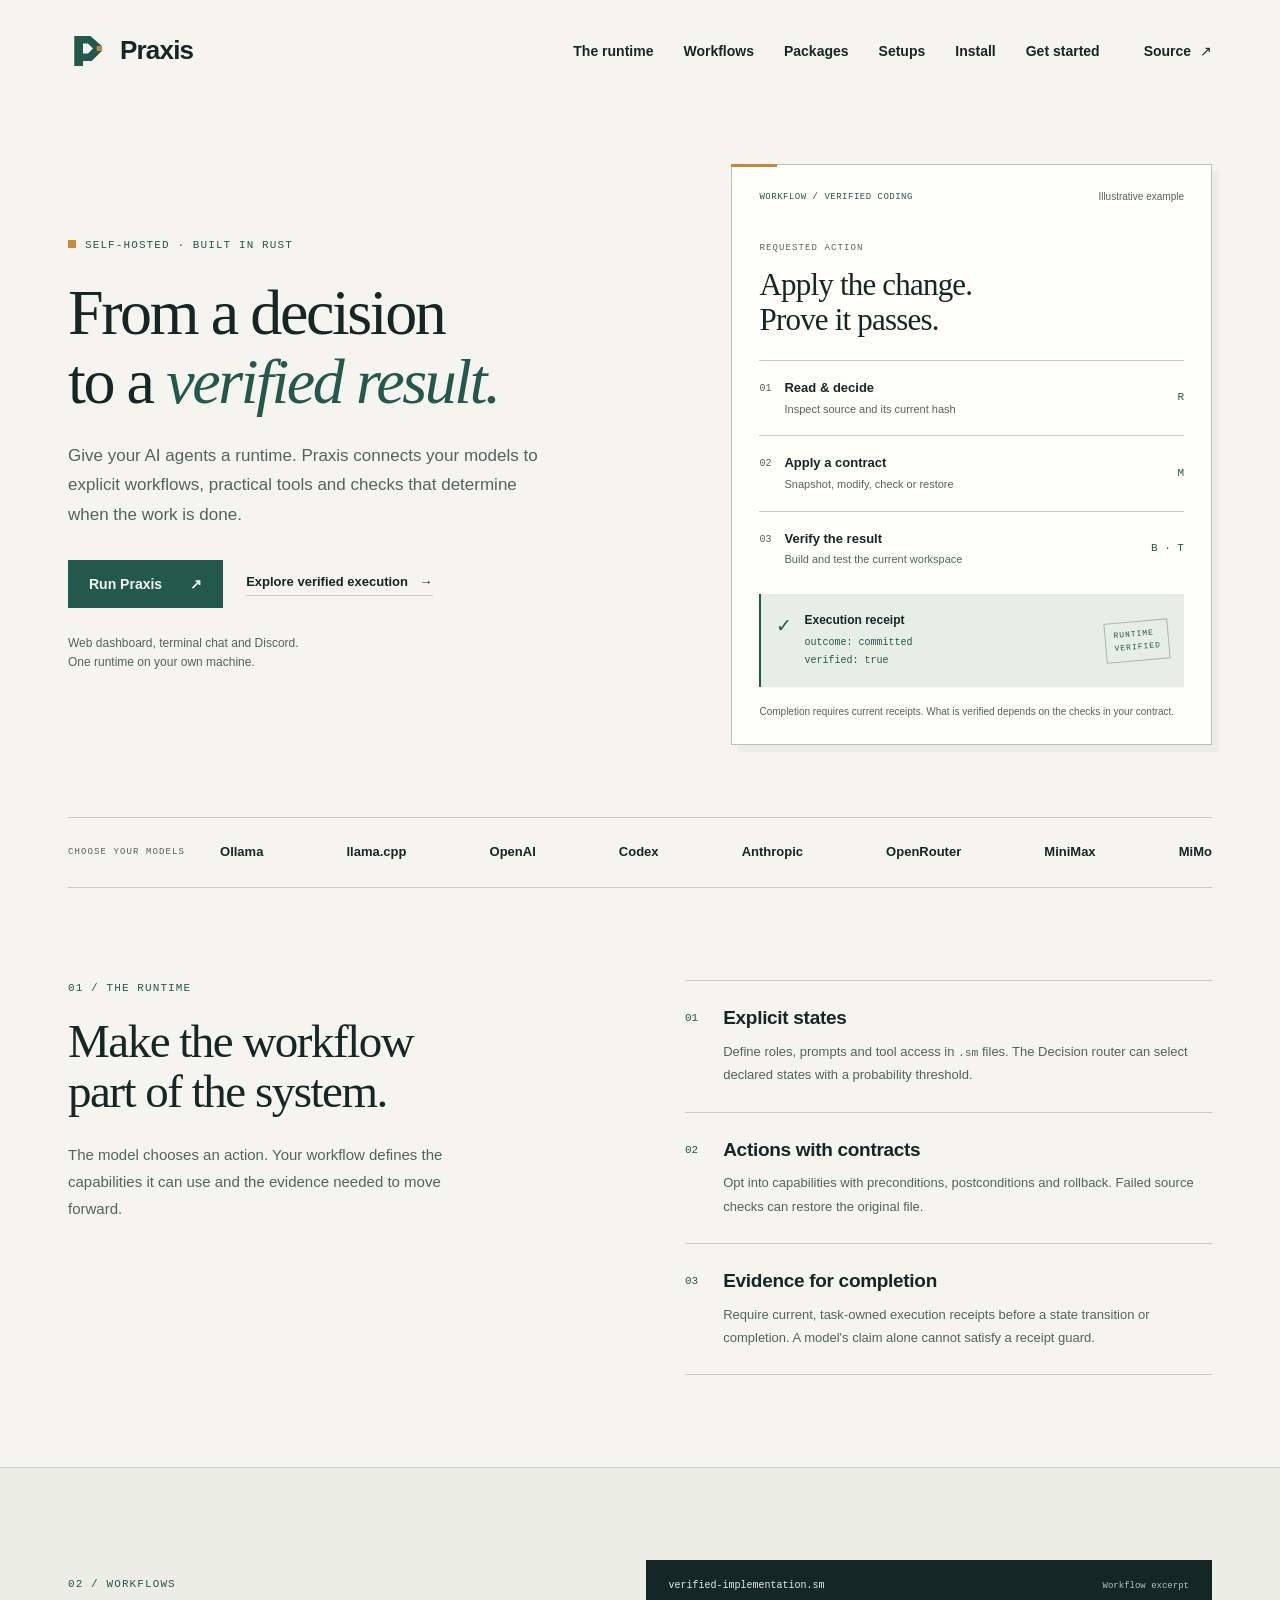
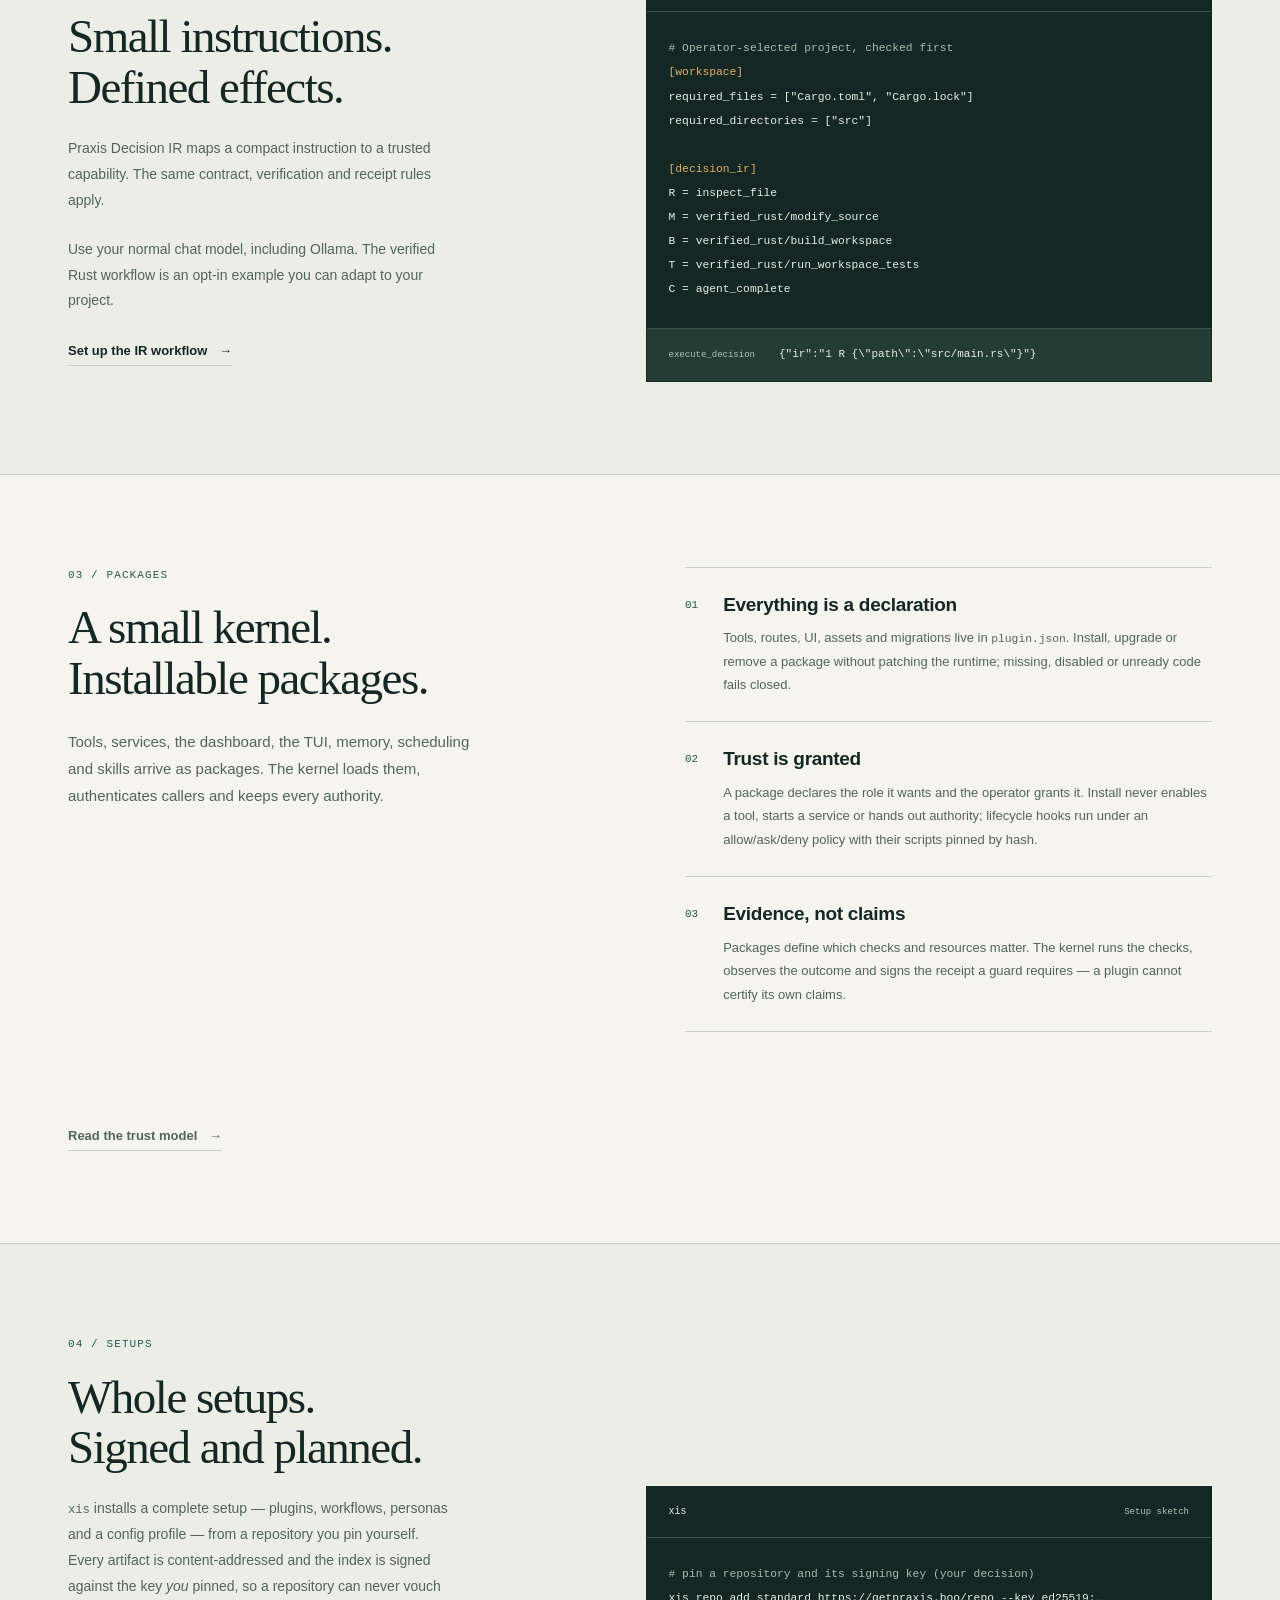
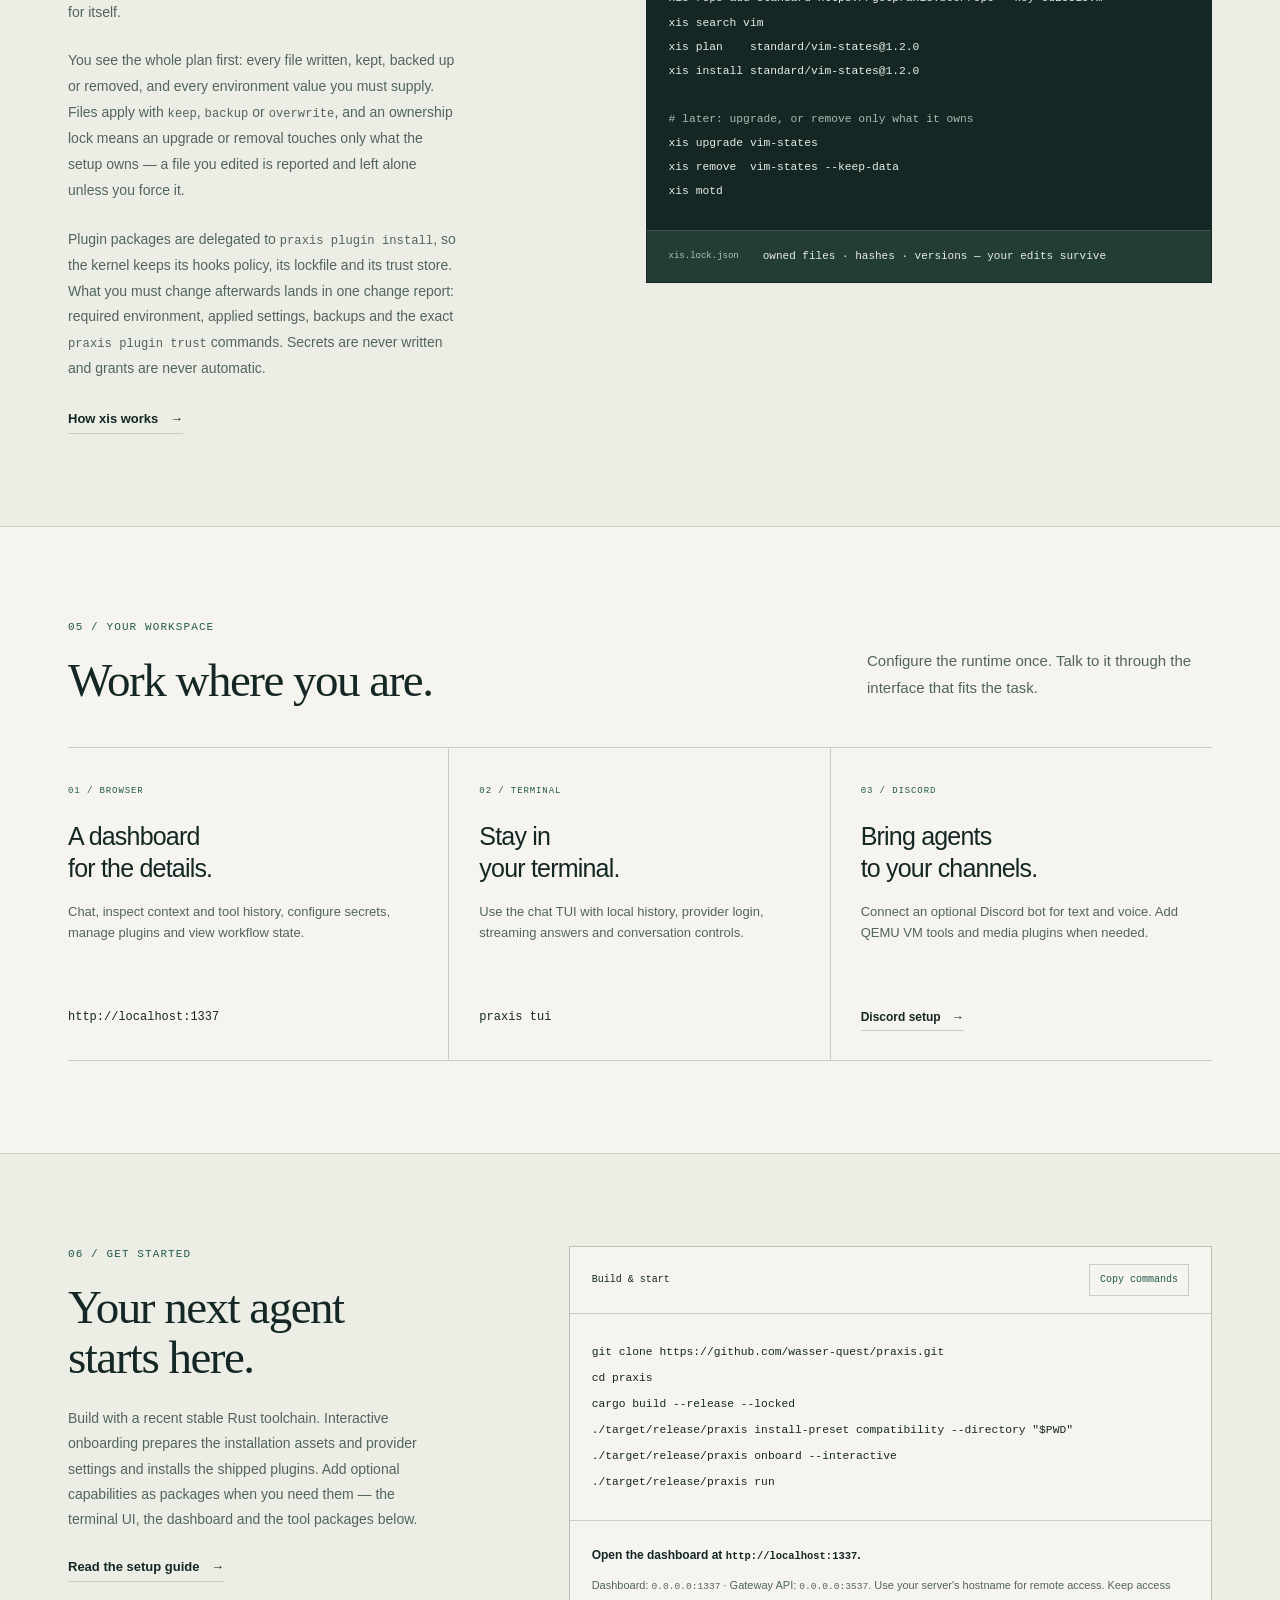
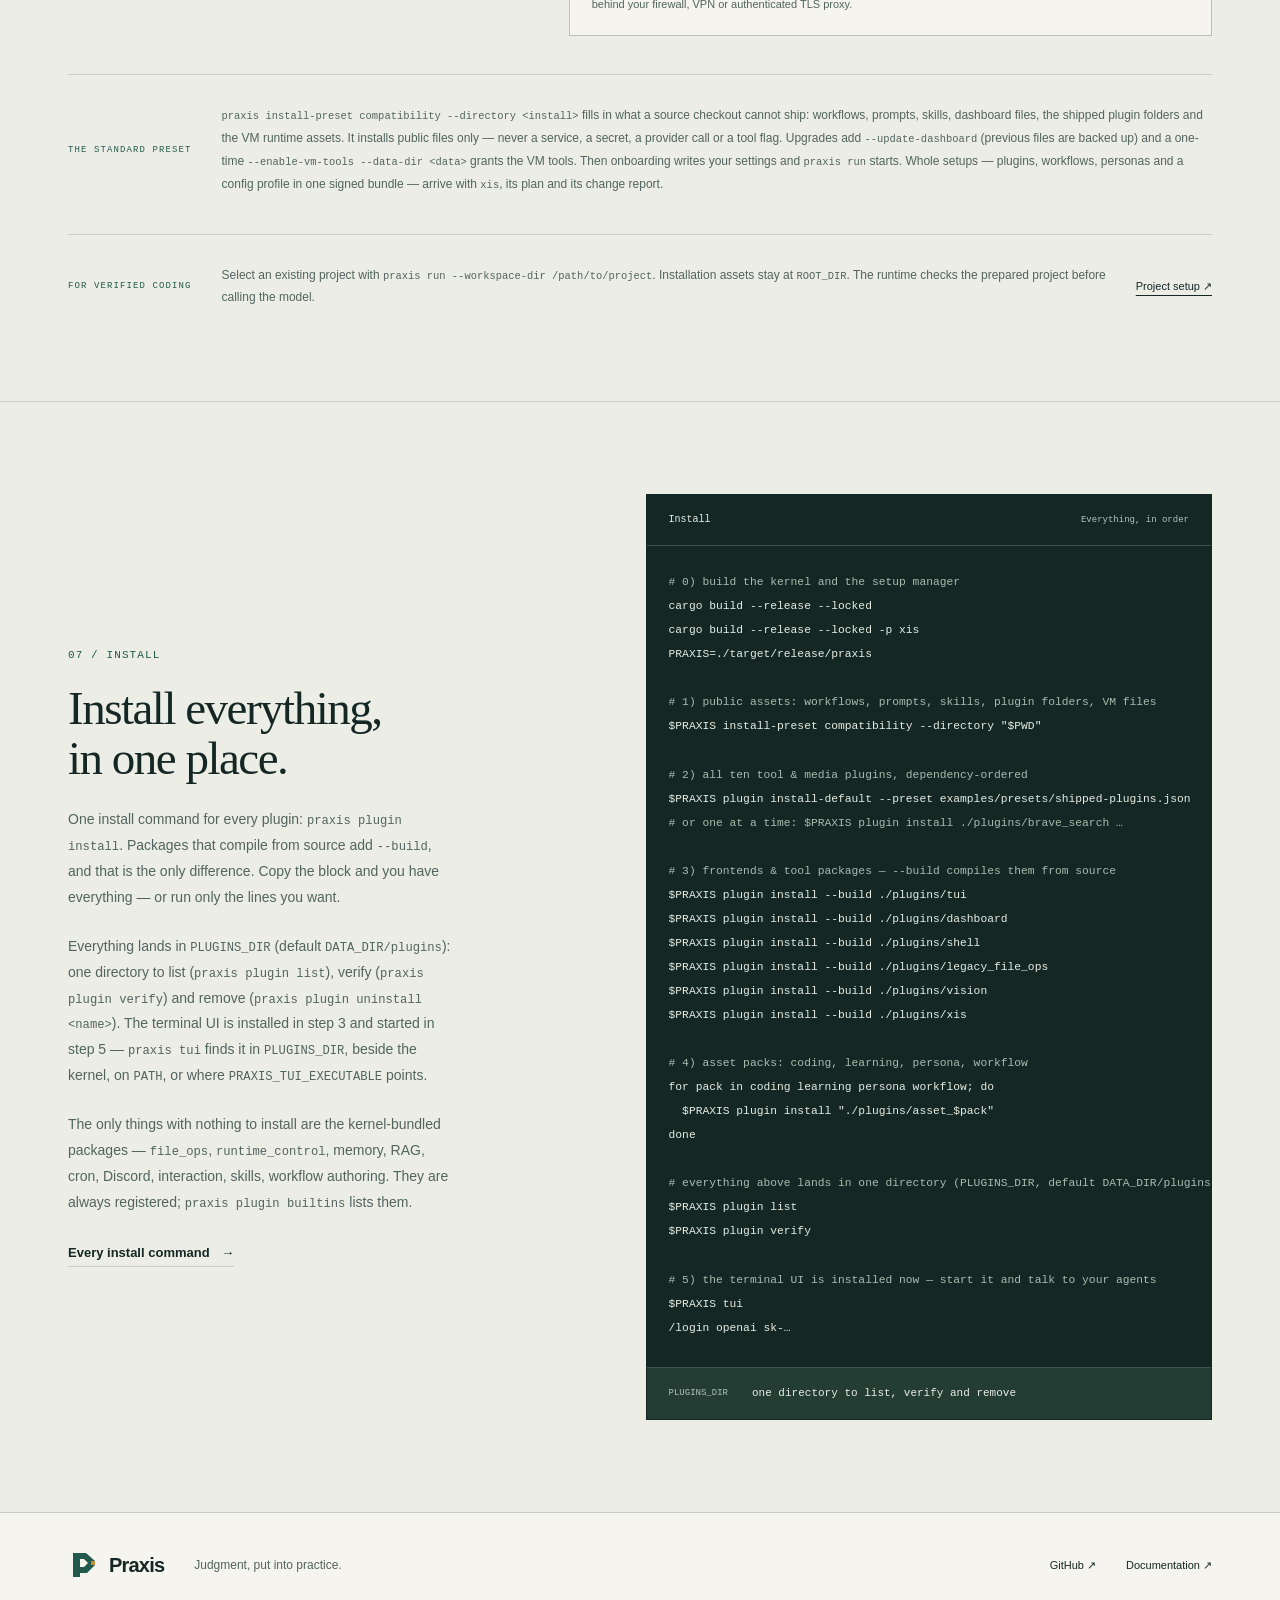
<file: homepage/index.html>
<!DOCTYPE html>
<html lang="en">
<head>
  <meta charset="UTF-8">
  <meta name="viewport" content="width=device-width, initial-scale=1.0">
  <meta name="theme-color" content="#f5f4ee">
  <title>Praxis — A runtime for AI agent workflows</title>
  <meta name="description" content="Run AI agents on your own machine. Define state-machine workflows, connect your models, and verify actions with contracts, rollback and execution receipts.">
  <link rel="canonical" href="https://getpraxis.boo/">
  <meta property="og:type" content="website">
  <meta property="og:site_name" content="Praxis">
  <meta property="og:title" content="Praxis — From a decision to a verified result">
  <meta property="og:description" content="A self-hosted runtime for AI agent workflows, with contracts and execution receipts.">
  <meta property="og:url" content="https://getpraxis.boo/">
  <meta property="og:image" content="https://getpraxis.boo/assets/social-card.png">
  <meta property="og:image:width" content="1200">
  <meta property="og:image:height" content="630">
  <meta property="og:image:alt" content="Praxis: From a decision to a verified result.">
  <meta name="twitter:card" content="summary_large_image">
  <meta name="twitter:title" content="Praxis — A runtime for AI agent workflows">
  <meta name="twitter:description" content="Your models, explicit workflows, verified actions. Run it on your own machine.">
  <meta name="twitter:image" content="https://getpraxis.boo/assets/social-card.png">
  <link rel="icon" href="favicon.ico" sizes="any">
  <link rel="apple-touch-icon" href="assets/apple-touch-icon.png">
  <link rel="stylesheet" href="style.css">
  <script src="main.js" defer></script>
  <script type="application/ld+json">
  {"@context":"https://schema.org","@type":["SoftwareApplication","SoftwareSourceCode"],"name":"Praxis","url":"https://getpraxis.boo/","image":"https://getpraxis.boo/assets/logo.png","applicationCategory":"DeveloperApplication","operatingSystem":"Linux","description":"A self-hosted runtime for AI agent workflows, state machines and verified execution.","codeRepository":"https://github.com/wasser-quest/praxis"}
  </script>
</head>
<body>
  <a class="skip-link" href="#main">Skip to content</a>
  <header class="masthead wrap">
    <a class="wordmark" href="./" aria-label="Praxis home"><img src="assets/logo.svg" width="40" height="40" alt=""><span>Praxis</span></a>
    <button class="menu-toggle" id="menu-toggle" type="button" aria-controls="navigation" aria-expanded="false">Menu <span aria-hidden="true">+</span></button>
    <nav id="navigation" aria-label="Main navigation">
      <a href="#runtime">The runtime</a><a href="#workflow">Workflows</a><a href="#packages">Packages</a><a href="#setups">Setups</a><a href="#install">Install</a><a href="#start">Get started</a>
      <a class="source-link" href="https://github.com/wasser-quest/praxis">Source <span aria-hidden="true">↗</span></a>
    </nav>
  </header>
  <main id="main">
    <section class="hero wrap" aria-labelledby="hero-title">
      <div class="hero-copy">
        <p class="eyebrow"><span class="signal" aria-hidden="true"></span>Self-hosted · Built in Rust</p>
        <h1 id="hero-title">From a decision<br>to a <em>verified result.</em></h1>
        <p class="hero-description">Give your AI agents a runtime. Praxis connects your models to explicit workflows, practical tools and checks that determine when the work is done.</p>
        <div class="actions"><a class="button primary" href="#start">Run Praxis <span aria-hidden="true">↗</span></a><a class="text-link" href="https://github.com/wasser-quest/praxis/blob/main/docs/DECISION_IR.md">Explore verified execution <span aria-hidden="true">→</span></a></div>
        <p class="hero-note">Web dashboard, terminal chat and Discord.<br>One runtime on your own machine.</p>
      </div>
      <div class="execution-sheet" aria-label="Illustration of a configured verified coding workflow">
        <div class="sheet-heading"><span class="eyebrow">Workflow / verified coding</span><span class="example-label">Illustrative example</span></div>
        <div class="sheet-task"><span class="small-label">Requested action</span><h2>Apply the change.<br>Prove it passes.</h2></div>
        <ol class="execution-list">
          <li><span class="step-index">01</span><div><strong>Read &amp; decide</strong><span>Inspect source and its current hash</span></div><code>R</code></li>
          <li><span class="step-index">02</span><div><strong>Apply a contract</strong><span>Snapshot, modify, check or restore</span></div><code>M</code></li>
          <li><span class="step-index">03</span><div><strong>Verify the result</strong><span>Build and test the current workspace</span></div><code>B · T</code></li>
        </ol>
        <div class="receipt"><span class="receipt-icon" aria-hidden="true">✓</span><div><strong>Execution receipt</strong><code>outcome: committed<br>verified: true</code></div><span class="receipt-stamp">Runtime<br>verified</span></div>
        <p class="sheet-footnote">Completion requires current receipts. What is verified depends on the checks in your contract.</p>
      </div>
    </section>
    <section class="model-band wrap" aria-label="Supported model providers">
      <p class="small-label">Choose your models</p>
      <ul><li>Ollama</li><li>llama.cpp</li><li>OpenAI</li><li>Codex</li><li>Anthropic</li><li>OpenRouter</li><li>MiniMax</li><li>MiMo</li></ul>
    </section>
    <section class="runtime-section wrap section" id="runtime" aria-labelledby="runtime-title">
      <div class="section-heading"><p class="eyebrow">01 / The runtime</p><h2 id="runtime-title">Make the workflow<br>part of the system.</h2><p>The model chooses an action. Your workflow defines the capabilities it can use and the evidence needed to move forward.</p></div>
      <div class="principles">
        <article><span class="principle-number">01</span><div><h3>Explicit states</h3><p>Define roles, prompts and tool access in <code>.sm</code> files. The Decision router can select declared states with a probability threshold.</p></div></article>
        <article><span class="principle-number">02</span><div><h3>Actions with contracts</h3><p>Opt into capabilities with preconditions, postconditions and rollback. Failed source checks can restore the original file.</p></div></article>
        <article><span class="principle-number">03</span><div><h3>Evidence for completion</h3><p>Require current, task-owned execution receipts before a state transition or completion. A model's claim alone cannot satisfy a receipt guard.</p></div></article>
      </div>
    </section>
    <section class="workflow-section section" id="workflow" aria-labelledby="workflow-title">
      <div class="wrap workflow-grid">
        <div class="workflow-copy"><p class="eyebrow">02 / Workflows</p><h2 id="workflow-title">Small instructions.<br>Defined effects.</h2><p>Praxis Decision IR maps a compact instruction to a trusted capability. The same contract, verification and receipt rules apply.</p><p>Use your normal chat model, including Ollama. The verified Rust workflow is an opt-in example you can adapt to your project.</p><a class="text-link" href="https://github.com/wasser-quest/praxis/blob/main/docs/DECISION_IR.md">Set up the IR workflow <span aria-hidden="true">→</span></a></div>
        <div class="code-sheet"><div class="code-heading"><span>verified-implementation.sm</span><span>Workflow excerpt</span></div><pre><code><span class="code-muted"># Operator-selected project, checked first</span>
<span class="code-key">[workspace]</span>
required_files = ["Cargo.toml", "Cargo.lock"]
required_directories = ["src"]

<span class="code-key">[decision_ir]</span>
R = inspect_file
M = verified_rust/modify_source
B = verified_rust/build_workspace
T = verified_rust/run_workspace_tests
C = agent_complete</code></pre><div class="instruction"><span>execute_decision</span><code>{"ir":"1 R {\"path\":\"src/main.rs\"}"}</code></div></div>
      </div>
    </section>
    <section class="runtime-section wrap section" id="packages" aria-labelledby="packages-title">
      <div class="section-heading"><p class="eyebrow">03 / Packages</p><h2 id="packages-title">A small kernel.<br>Installable packages.</h2><p>Tools, services, the dashboard, the TUI, memory, scheduling and skills arrive as packages. The kernel loads them, authenticates callers and keeps every authority.</p></div>
      <div class="principles">
        <article><span class="principle-number">01</span><div><h3>Everything is a declaration</h3><p>Tools, routes, UI, assets and migrations live in <code>plugin.json</code>. Install, upgrade or remove a package without patching the runtime; missing, disabled or unready code fails closed.</p></div></article>
        <article><span class="principle-number">02</span><div><h3>Trust is granted</h3><p>A package declares the role it wants and the operator grants it. Install never enables a tool, starts a service or hands out authority; lifecycle hooks run under an allow/ask/deny policy with their scripts pinned by hash.</p></div></article>
        <article><span class="principle-number">03</span><div><h3>Evidence, not claims</h3><p>Packages define which checks and resources matter. The kernel runs the checks, observes the outcome and signs the receipt a guard requires — a plugin cannot certify its own claims.</p></div></article>
      </div>
      <p><a class="text-link" href="https://github.com/wasser-quest/praxis/blob/main/docs/PLUGIN_LIFECYCLE.md">Read the trust model <span aria-hidden="true">→</span></a></p>
    </section>
    <section class="workflow-section section" id="setups" aria-labelledby="setups-title">
      <div class="wrap workflow-grid">
        <div class="workflow-copy"><p class="eyebrow">04 / Setups</p><h2 id="setups-title">Whole setups.<br>Signed and planned.</h2><p><code>xis</code> installs a complete setup — plugins, workflows, personas and a config profile — from a repository you pin yourself. Every artifact is content-addressed and the index is signed against the key <em>you</em> pinned, so a repository can never vouch for itself.</p><p>You see the whole plan first: every file written, kept, backed up or removed, and every environment value you must supply. Files apply with <code>keep</code>, <code>backup</code> or <code>overwrite</code>, and an ownership lock means an upgrade or removal touches only what the setup owns — a file you edited is reported and left alone unless you force it.</p><p>Plugin packages are delegated to <code>praxis plugin install</code>, so the kernel keeps its hooks policy, its lockfile and its trust store. What you must change afterwards lands in one change report: required environment, applied settings, backups and the exact <code>praxis plugin trust</code> commands. Secrets are never written and grants are never automatic.</p><a class="text-link" href="https://github.com/wasser-quest/praxis/blob/main/docs/XIS_PACKAGE_MANAGER.md">How xis works <span aria-hidden="true">→</span></a></div>
        <div class="code-sheet"><div class="code-heading"><span>xis</span><span>Setup sketch</span></div><pre><code><span class="code-muted"># pin a repository and its signing key (your decision)</span>
xis repo add standard https://getpraxis.boo/repo --key ed25519:…
xis search vim
xis plan    standard/vim-states@1.2.0
xis install standard/vim-states@1.2.0

<span class="code-muted"># later: upgrade, or remove only what it owns</span>
xis upgrade vim-states
xis remove  vim-states --keep-data
xis motd</code></pre><div class="instruction"><span>xis.lock.json</span><code>owned files · hashes · versions — your edits survive</code></div></div>
      </div>
    </section>
    <section class="interfaces-section wrap section" aria-labelledby="interfaces-title">
      <div class="section-heading horizontal"><div><p class="eyebrow">05 / Your workspace</p><h2 id="interfaces-title">Work where you are.</h2></div><p>Configure the runtime once. Talk to it through the interface that fits the task.</p></div>
      <div class="interfaces">
        <article><span class="interface-tag">01 / Browser</span><h3>A dashboard<br>for the details.</h3><p>Chat, inspect context and tool history, configure secrets, manage plugins and view workflow state.</p><code class="interface-address">http://localhost:1337</code></article>
        <article><span class="interface-tag">02 / Terminal</span><h3>Stay in<br>your terminal.</h3><p>Use the chat TUI with local history, provider login, streaming answers and conversation controls.</p><code class="interface-address">praxis tui</code></article>
        <article><span class="interface-tag">03 / Discord</span><h3>Bring agents<br>to your channels.</h3><p>Connect an optional Discord bot for text and voice. Add QEMU VM tools and media plugins when needed.</p><a class="text-link" href="https://github.com/wasser-quest/praxis#discord-bot">Discord setup <span aria-hidden="true">→</span></a></article>
      </div>
    </section>
    <section class="start-section section" id="start" aria-labelledby="start-title">
      <div class="wrap start-grid">
        <div><p class="eyebrow">06 / Get started</p><h2 id="start-title">Your next agent<br>starts here.</h2><p>Build with a recent stable Rust toolchain. Interactive onboarding prepares the installation assets and provider settings and installs the shipped plugins. Add optional capabilities as packages when you need them &mdash; the terminal UI, the dashboard and the tool packages below.</p><a class="text-link" href="https://github.com/wasser-quest/praxis#quick-start">Read the setup guide <span aria-hidden="true">→</span></a></div>
        <div class="setup-sheet"><div class="code-heading"><span>Build &amp; start</span><button class="copy-button" type="button" data-copy-target="setup-commands" aria-label="Copy setup commands">Copy commands</button></div><pre><code id="setup-commands">git clone https://github.com/wasser-quest/praxis.git
cd praxis
cargo build --release --locked
./target/release/praxis install-preset compatibility --directory "$PWD"
./target/release/praxis onboard --interactive
./target/release/praxis run</code></pre><div class="setup-note"><strong>Open the dashboard at <code>http://localhost:1337</code>.</strong><p>Dashboard: <code>0.0.0.0:1337</code> · Gateway API: <code>0.0.0.0:3537</code>. Use your server's hostname for remote access. Keep access behind your firewall, VPN or authenticated TLS proxy.</p></div></div>
      </div>
      <div class="wrap workspace-note"><span class="small-label">The standard preset</span><p><code>praxis install-preset compatibility --directory &lt;install&gt;</code> fills in what a source checkout cannot ship: workflows, prompts, skills, dashboard files, the shipped plugin folders and the VM runtime assets. It installs public files only &mdash; never a service, a secret, a provider call or a tool flag. Upgrades add <code>--update-dashboard</code> (previous files are backed up) and a one-time <code>--enable-vm-tools --data-dir &lt;data&gt;</code> grants the VM tools. Then onboarding writes your settings and <code>praxis run</code> starts. Whole setups &mdash; plugins, workflows, personas and a config profile in one signed bundle &mdash; arrive with <code>xis</code>, its plan and its change report.</p></div>
      <div class="wrap workspace-note"><span class="small-label">For verified coding</span><p>Select an existing project with <code>praxis run --workspace-dir /path/to/project</code>. Installation assets stay at <code>ROOT_DIR</code>. The runtime checks the prepared project before calling the model.</p><a href="https://github.com/wasser-quest/praxis/blob/main/docs/DECISION_IR.md">Project setup <span aria-hidden="true">↗</span></a></div>
    </section>
    <section class="workflow-section section" id="install" aria-labelledby="install-title">
      <div class="wrap workflow-grid">
        <div class="workflow-copy"><p class="eyebrow">07 / Install</p><h2 id="install-title">Install everything,<br>in one place.</h2><p>One install command for every plugin: <code>praxis plugin install</code>. Packages that compile from source add <code>--build</code>, and that is the only difference. Copy the block and you have everything &mdash; or run only the lines you want.</p><p>Everything lands in <code>PLUGINS_DIR</code> (default <code>DATA_DIR/plugins</code>): one directory to list (<code>praxis plugin list</code>), verify (<code>praxis plugin verify</code>) and remove (<code>praxis plugin uninstall &lt;name&gt;</code>). The terminal UI is installed in step 3 and started in step 5 &mdash; <code>praxis tui</code> finds it in <code>PLUGINS_DIR</code>, beside the kernel, on <code>PATH</code>, or where <code>PRAXIS_TUI_EXECUTABLE</code> points.</p><p>The only things with nothing to install are the kernel-bundled packages &mdash; <code>file_ops</code>, <code>runtime_control</code>, memory, RAG, cron, Discord, interaction, skills, workflow authoring. They are always registered; <code>praxis plugin builtins</code> lists them.</p><a class="text-link" href="https://github.com/wasser-quest/praxis/blob/main/docs/INSTALLATION_PRESETS.md">Every install command <span aria-hidden="true">→</span></a></div>
        <div class="code-sheet"><div class="code-heading"><span>Install</span><span>Everything, in order</span></div><pre><code><span class="code-muted"># 0) build the kernel and the setup manager</span>
cargo build --release --locked
cargo build --release --locked -p xis
PRAXIS=./target/release/praxis

<span class="code-muted"># 1) public assets: workflows, prompts, skills, plugin folders, VM files</span>
$PRAXIS install-preset compatibility --directory "$PWD"

<span class="code-muted"># 2) all ten tool &amp; media plugins, dependency-ordered</span>
$PRAXIS plugin install-default --preset examples/presets/shipped-plugins.json
<span class="code-muted"># or one at a time: $PRAXIS plugin install ./plugins/brave_search …</span>

<span class="code-muted"># 3) frontends &amp; tool packages — --build compiles them from source</span>
$PRAXIS plugin install --build ./plugins/tui
$PRAXIS plugin install --build ./plugins/dashboard
$PRAXIS plugin install --build ./plugins/shell
$PRAXIS plugin install --build ./plugins/legacy_file_ops
$PRAXIS plugin install --build ./plugins/vision
$PRAXIS plugin install --build ./plugins/xis

<span class="code-muted"># 4) asset packs: coding, learning, persona, workflow</span>
for pack in coding learning persona workflow; do
  $PRAXIS plugin install "./plugins/asset_$pack"
done

<span class="code-muted"># everything above lands in one directory (PLUGINS_DIR, default DATA_DIR/plugins)</span>
$PRAXIS plugin list
$PRAXIS plugin verify

<span class="code-muted"># 5) the terminal UI is installed now — start it and talk to your agents</span>
$PRAXIS tui
/login openai sk-…</code></pre><div class="instruction"><span>PLUGINS_DIR</span><code>one directory to list, verify and remove</code></div></div>
      </div>
    </section>
  </main>
  <footer class="wrap footer"><a class="wordmark" href="./" aria-label="Praxis home"><img src="assets/logo.svg" width="32" height="32" alt=""><span>Praxis</span></a><p>Judgment, put into practice.</p><a href="https://github.com/wasser-quest/praxis">GitHub <span aria-hidden="true">↗</span></a><a href="https://github.com/wasser-quest/praxis/blob/main/README.md">Documentation <span aria-hidden="true">↗</span></a></footer>
  <p class="sr-only" id="copy-status" role="status" aria-live="polite"></p>
</body>
</html>
</file>
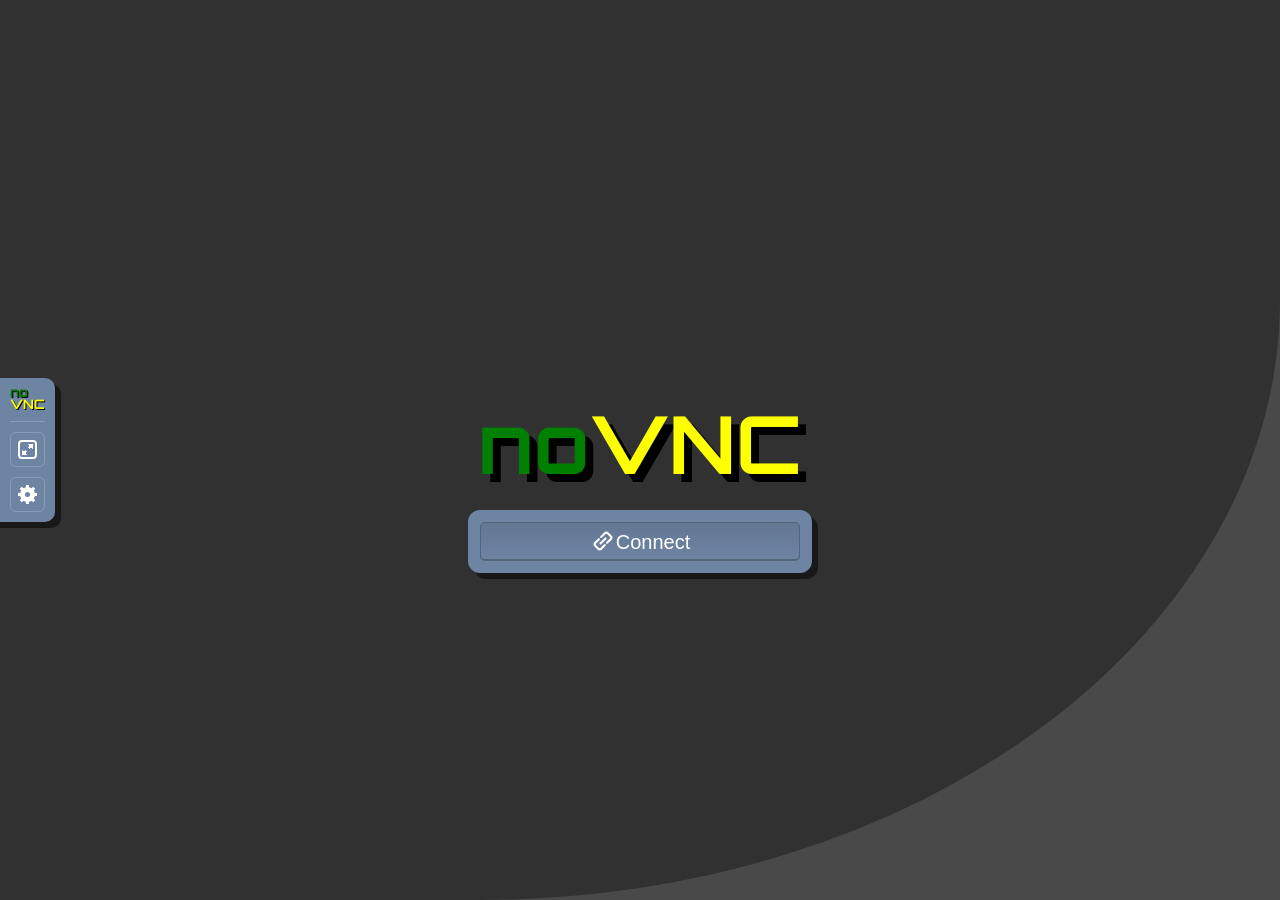
<file: static/novnc/vnc.html>
<!DOCTYPE html>
<html lang="en" class="noVNC_loading">
<head>

    <!--
    noVNC example: simple example using default UI
    Copyright (C) 2019 The noVNC Authors
    noVNC is licensed under the MPL 2.0 (see LICENSE.txt)
    This file is licensed under the 2-Clause BSD license (see LICENSE.txt).

    Connect parameters are provided in query string:
        http://example.com/?host=HOST&port=PORT&encrypt=1
    or the fragment:
        http://example.com/#host=HOST&port=PORT&encrypt=1
    -->
    <title>noVNC</title>

    <link rel="icon" type="image/x-icon" href="app/images/icons/novnc.ico">

    <!-- Apple iOS Safari settings -->
    <meta name="viewport" content="width=device-width, initial-scale=1.0, maximum-scale=1.0, user-scalable=no">
    <meta name="apple-mobile-web-app-capable" content="yes">
    <meta name="apple-mobile-web-app-status-bar-style" content="black-translucent">

    <!-- @2x -->
    <link rel="apple-touch-icon" sizes="40x40" type="image/png" href="app/images/icons/novnc-ios-40.png">
    <link rel="apple-touch-icon" sizes="58x58" type="image/png" href="app/images/icons/novnc-ios-58.png">
    <link rel="apple-touch-icon" sizes="80x80" type="image/png" href="app/images/icons/novnc-ios-80.png">
    <link rel="apple-touch-icon" sizes="120x120" type="image/png" href="app/images/icons/novnc-ios-120.png">
    <link rel="apple-touch-icon" sizes="152x152" type="image/png" href="app/images/icons/novnc-ios-152.png">
    <link rel="apple-touch-icon" sizes="167x167" type="image/png" href="app/images/icons/novnc-ios-167.png">
    <!-- @3x -->
    <link rel="apple-touch-icon" sizes="60x60" type="image/png" href="app/images/icons/novnc-ios-60.png">
    <link rel="apple-touch-icon" sizes="87x87" type="image/png" href="app/images/icons/novnc-ios-87.png">
    <link rel="apple-touch-icon" sizes="120x120" type="image/png" href="app/images/icons/novnc-ios-120.png">
    <link rel="apple-touch-icon" sizes="180x180" type="image/png" href="app/images/icons/novnc-ios-180.png">

    <!-- Stylesheets -->
    <link rel="stylesheet" href="app/styles/base.css">
    <link rel="stylesheet" href="app/styles/input.css">

    <!-- Images that will later appear via CSS -->
    <link rel="preload" as="image" href="app/images/info.svg">
    <link rel="preload" as="image" href="app/images/error.svg">
    <link rel="preload" as="image" href="app/images/warning.svg">

    <script type="module" crossorigin="anonymous" src="app/error-handler.js"></script>
    <script type="module" crossorigin="anonymous" src="app/ui.js"></script>
</head>

<body>

    <div id="noVNC_fallback_error" class="noVNC_center">
        <div>
            <div>noVNC encountered an error:</div>
            <br>
            <div id="noVNC_fallback_errormsg"></div>
        </div>
    </div>

    <!-- noVNC Control Bar -->
    <div id="noVNC_control_bar_anchor" class="noVNC_vcenter">

        <div id="noVNC_control_bar">
            <div id="noVNC_control_bar_handle" title="Hide/Show the control bar"><div></div></div>

            <div class="noVNC_scroll">

            <h1 class="noVNC_logo" translate="no"><span>no</span><br>VNC</h1>

            <hr>

            <!-- Drag/Pan the viewport -->
            <input type="image" alt="Drag" src="app/images/drag.svg"
                id="noVNC_view_drag_button" class="noVNC_button noVNC_hidden"
                title="Move/Drag Viewport">

            <!--noVNC Touch Device only buttons-->
            <div id="noVNC_mobile_buttons">
                <input type="image" alt="Keyboard" src="app/images/keyboard.svg"
                    id="noVNC_keyboard_button" class="noVNC_button" title="Show Keyboard">
            </div>

            <!-- Extra manual keys -->
            <input type="image" alt="Extra keys" src="app/images/toggleextrakeys.svg"
                id="noVNC_toggle_extra_keys_button" class="noVNC_button"
                title="Show Extra Keys">
            <div class="noVNC_vcenter">
            <div id="noVNC_modifiers" class="noVNC_panel">
                <input type="image" alt="Ctrl" src="app/images/ctrl.svg"
                    id="noVNC_toggle_ctrl_button" class="noVNC_button"
                    title="Toggle Ctrl">
                <input type="image" alt="Alt" src="app/images/alt.svg"
                    id="noVNC_toggle_alt_button" class="noVNC_button"
                    title="Toggle Alt">
                <input type="image" alt="Windows" src="app/images/windows.svg"
                    id="noVNC_toggle_windows_button" class="noVNC_button"
                    title="Toggle Windows">
                <input type="image" alt="Tab" src="app/images/tab.svg"
                    id="noVNC_send_tab_button" class="noVNC_button"
                    title="Send Tab">
                <input type="image" alt="Esc" src="app/images/esc.svg"
                    id="noVNC_send_esc_button" class="noVNC_button"
                    title="Send Escape">
                <input type="image" alt="Ctrl+Alt+Del" src="app/images/ctrlaltdel.svg"
                    id="noVNC_send_ctrl_alt_del_button" class="noVNC_button"
                    title="Send Ctrl-Alt-Del">
            </div>
            </div>

            <!-- Shutdown/Reboot -->
            <input type="image" alt="Shutdown/Reboot" src="app/images/power.svg"
                id="noVNC_power_button" class="noVNC_button"
                title="Shutdown/Reboot...">
            <div class="noVNC_vcenter">
            <div id="noVNC_power" class="noVNC_panel">
                <div class="noVNC_heading">
                    <img alt="" src="app/images/power.svg"> Power
                </div>
                <input type="button" id="noVNC_shutdown_button" value="Shutdown">
                <input type="button" id="noVNC_reboot_button" value="Reboot">
                <input type="button" id="noVNC_reset_button" value="Reset">
            </div>
            </div>

            <!-- Clipboard -->
            <input type="image" alt="Clipboard" src="app/images/clipboard.svg"
                id="noVNC_clipboard_button" class="noVNC_button"
                title="Clipboard">
            <div class="noVNC_vcenter">
            <div id="noVNC_clipboard" class="noVNC_panel">
                <div class="noVNC_heading">
                    <img alt="" src="app/images/clipboard.svg"> Clipboard
                </div>
                <p class="noVNC_subheading">
                    Edit clipboard content in the textarea below.
                </p>
                <textarea id="noVNC_clipboard_text" rows=5></textarea>
            </div>
            </div>

            <!-- Toggle fullscreen -->
            <input type="image" alt="Full Screen" src="app/images/fullscreen.svg"
                id="noVNC_fullscreen_button" class="noVNC_button noVNC_hidden"
                title="Full Screen">

            <!-- Settings -->
            <input type="image" alt="Settings" src="app/images/settings.svg"
                id="noVNC_settings_button" class="noVNC_button"
                title="Settings">
            <div class="noVNC_vcenter">
            <div id="noVNC_settings" class="noVNC_panel">
                <div class="noVNC_heading">
                    <img alt="" src="app/images/settings.svg"> Settings
                </div>
                <ul>
                    <li>
                        <label><input id="noVNC_setting_shared" type="checkbox"> Shared Mode</label>
                    </li>
                    <li>
                        <label><input id="noVNC_setting_view_only" type="checkbox"> View Only</label>
                    </li>
                    <li><hr></li>
                    <li>
                        <label><input id="noVNC_setting_view_clip" type="checkbox"> Clip to Window</label>
                    </li>
                    <li>
                        <label for="noVNC_setting_resize">Scaling Mode:</label>
                        <select id="noVNC_setting_resize" name="vncResize">
                            <option value="off">None</option>
                            <option value="scale">Local Scaling</option>
                            <option value="remote">Remote Resizing</option>
                        </select>
                    </li>
                    <li><hr></li>
                    <li>
                        <div class="noVNC_expander">Advanced</div>
                        <div><ul>
                            <li>
                                <label for="noVNC_setting_quality">Quality:</label>
                                <input id="noVNC_setting_quality" type="range" min="0" max="9" value="6">
                            </li>
                            <li>
                                <label for="noVNC_setting_compression">Compression level:</label>
                                <input id="noVNC_setting_compression" type="range" min="0" max="9" value="2">
                            </li>
                            <li><hr></li>
                            <li>
                                <label for="noVNC_setting_repeaterID">Repeater ID:</label>
                                <input id="noVNC_setting_repeaterID" type="text" value="">
                            </li>
                            <li>
                                <div class="noVNC_expander">WebSocket</div>
                                <div><ul>
                                    <li>
                                        <label><input id="noVNC_setting_encrypt" type="checkbox"> Encrypt</label>
                                    </li>
                                    <li>
                                        <label for="noVNC_setting_host">Host:</label>
                                        <input id="noVNC_setting_host">
                                    </li>
                                    <li>
                                        <label for="noVNC_setting_port">Port:</label>
                                        <input id="noVNC_setting_port" type="number">
                                    </li>
                                    <li>
                                        <label for="noVNC_setting_path">Path:</label>
                                        <input id="noVNC_setting_path" type="text" value="websockify">
                                    </li>
                                </ul></div>
                            </li>
                            <li><hr></li>
                            <li>
                                <label><input id="noVNC_setting_reconnect" type="checkbox"> Automatic Reconnect</label>
                            </li>
                            <li>
                                <label for="noVNC_setting_reconnect_delay">Reconnect Delay (ms):</label>
                                <input id="noVNC_setting_reconnect_delay" type="number">
                            </li>
                            <li><hr></li>
                            <li>
                                <label><input id="noVNC_setting_show_dot" type="checkbox"> Show Dot when No Cursor</label>
                            </li>
                            <li><hr></li>
                            <!-- Logging selection dropdown -->
                            <li>
                                <label>Logging:
                                    <select id="noVNC_setting_logging" name="vncLogging">
                                    </select>
                                </label>
                            </li>
                        </ul></div>
                    </li>
                    <li class="noVNC_version_separator"><hr></li>
                    <li class="noVNC_version_wrapper">
                        <span>Version:</span>
                        <span class="noVNC_version"></span>
                    </li>
                </ul>
            </div>
            </div>

            <!-- Connection Controls -->
            <input type="image" alt="Disconnect" src="app/images/disconnect.svg"
                id="noVNC_disconnect_button" class="noVNC_button"
                title="Disconnect">

            </div>
        </div>

    </div> <!-- End of noVNC_control_bar -->

    <div id="noVNC_hint_anchor" class="noVNC_vcenter">
        <div id="noVNC_control_bar_hint">
        </div>
    </div>

    <!-- Status Dialog -->
    <div id="noVNC_status"></div>

    <!-- Connect button -->
    <div class="noVNC_center">
        <div id="noVNC_connect_dlg">
            <p class="noVNC_logo" translate="no"><span>no</span>VNC</p>
            <div>
                <button id="noVNC_connect_button">
                    <img alt="" src="app/images/connect.svg"> Connect
                </button>
            </div>
        </div>
    </div>

    <!-- Server Key Verification Dialog -->
    <div class="noVNC_center noVNC_connect_layer">
    <div id="noVNC_verify_server_dlg" class="noVNC_panel"><form>
        <div class="noVNC_heading">
            Server identity
        </div>
        <div>
            The server has provided the following identifying information:
        </div>
        <div id="noVNC_fingerprint_block">
            <b>Fingerprint:</b>
            <span id="noVNC_fingerprint"></span>
        </div>
        <div>
            Please verify that the information is correct and press
            "Approve". Otherwise press "Reject".
        </div>
        <div>
            <input id="noVNC_approve_server_button" type="submit" value="Approve" class="noVNC_submit">
            <input id="noVNC_reject_server_button" type="button" value="Reject" class="noVNC_submit">
        </div>
    </form></div>
    </div>

    <!-- Password Dialog -->
    <div class="noVNC_center noVNC_connect_layer">
    <div id="noVNC_credentials_dlg" class="noVNC_panel"><form>
        <div class="noVNC_heading">
            Credentials
        </div>
        <div id="noVNC_username_block">
            <label for="noVNC_username_input">Username:</label>
            <input id="noVNC_username_input">
        </div>
        <div id="noVNC_password_block">
            <label for="noVNC_password_input">Password:</label>
            <input id="noVNC_password_input" type="password">
        </div>
        <div>
            <input id="noVNC_credentials_button" type="submit" value="Send Credentials" class="noVNC_submit">
        </div>
    </form></div>
    </div>

    <!-- Transition Screens -->
    <div id="noVNC_transition">
        <div id="noVNC_transition_text"></div>
        <div>
        <input type="button" id="noVNC_cancel_reconnect_button" value="Cancel" class="noVNC_submit">
        </div>
        <div class="noVNC_spinner"></div>
    </div>

    <!-- This is where the RFB elements will attach -->
    <div id="noVNC_container">
        <!-- Note that Google Chrome on Android doesn't respect any of these,
             html attributes which attempt to disable text suggestions on the
             on-screen keyboard. Let's hope Chrome implements the ime-mode
             style for example -->
        <textarea id="noVNC_keyboardinput" autocapitalize="off"
            autocomplete="off" spellcheck="false" tabindex="-1"></textarea>
    </div>

    <audio id="noVNC_bell">
        <source src="app/sounds/bell.oga" type="audio/ogg">
        <source src="app/sounds/bell.mp3" type="audio/mpeg">
    </audio>
 </body>
</html>
</file>
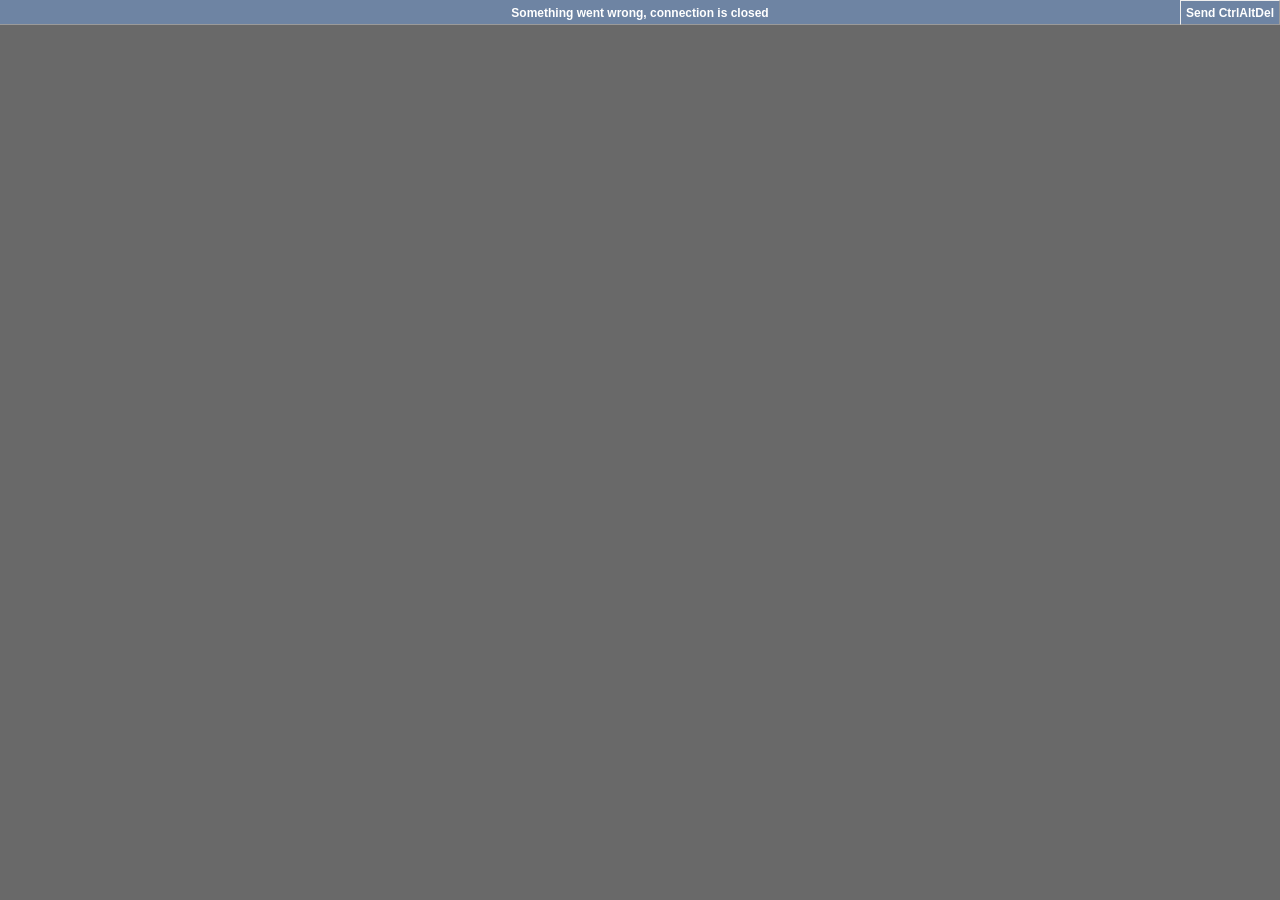
<file: static/novnc/vnc_lite.html>
<!DOCTYPE html>
<html lang="en">
<head>

    <!--
    noVNC example: lightweight example using minimal UI and features

    This is a self-contained file which doesn't import WebUtil or external CSS.

    Copyright (C) 2019 The noVNC Authors
    noVNC is licensed under the MPL 2.0 (see LICENSE.txt)
    This file is licensed under the 2-Clause BSD license (see LICENSE.txt).

    Connect parameters are provided in query string:
        http://example.com/?host=HOST&port=PORT&scale=true
    -->
    <title>noVNC</title>

    <style>

        body {
            margin: 0;
            background-color: dimgrey;
            height: 100%;
            display: flex;
            flex-direction: column;
        }
        html {
            height: 100%;
        }

        #top_bar {
            background-color: #6e84a3;
            color: white;
            font: bold 12px Helvetica;
            padding: 6px 5px 4px 5px;
            border-bottom: 1px outset;
        }
        #status {
            text-align: center;
        }
        #sendCtrlAltDelButton {
            position: fixed;
            top: 0px;
            right: 0px;
            border: 1px outset;
            padding: 5px 5px 4px 5px;
            cursor: pointer;
        }

        #screen {
            flex: 1; /* fill remaining space */
            overflow: hidden;
        }

    </style>

    <script type="module" crossorigin="anonymous">
        // RFB holds the API to connect and communicate with a VNC server
        import RFB from './core/rfb.js';

        let rfb;
        let desktopName;

        // When this function is called we have
        // successfully connected to a server
        function connectedToServer(e) {
            status("Connected to " + desktopName);
        }

        // This function is called when we are disconnected
        function disconnectedFromServer(e) {
            if (e.detail.clean) {
                status("Disconnected");
            } else {
                status("Something went wrong, connection is closed");
            }
        }

        // When this function is called, the server requires
        // credentials to authenticate
        function credentialsAreRequired(e) {
            const password = prompt("Password Required:");
            rfb.sendCredentials({ password: password });
        }

        // When this function is called we have received
        // a desktop name from the server
        function updateDesktopName(e) {
            desktopName = e.detail.name;
        }

        // Since most operating systems will catch Ctrl+Alt+Del
        // before they get a chance to be intercepted by the browser,
        // we provide a way to emulate this key sequence.
        function sendCtrlAltDel() {
            rfb.sendCtrlAltDel();
            return false;
        }

        // Show a status text in the top bar
        function status(text) {
            document.getElementById('status').textContent = text;
        }

        // This function extracts the value of one variable from the
        // query string. If the variable isn't defined in the URL
        // it returns the default value instead.
        function readQueryVariable(name, defaultValue) {
            // A URL with a query parameter can look like this:
            // https://www.example.com?myqueryparam=myvalue
            //
            // Note that we use location.href instead of location.search
            // because Firefox < 53 has a bug w.r.t location.search
            const re = new RegExp('.*[?&]' + name + '=([^&#]*)'),
                  match = document.location.href.match(re);

            if (match) {
                // We have to decode the URL since want the cleartext value
                return decodeURIComponent(match[1]);
            }

            return defaultValue;
        }

        document.getElementById('sendCtrlAltDelButton')
            .onclick = sendCtrlAltDel;

        // Read parameters specified in the URL query string
        // By default, use the host and port of server that served this file
        const host = readQueryVariable('host', window.location.hostname);
        let port = readQueryVariable('port', window.location.port);
        const password = readQueryVariable('password');
        const path = readQueryVariable('path', 'websockify');

        // | | |         | | |
        // | | | Connect | | |
        // v v v         v v v

        status("Connecting");

        // Build the websocket URL used to connect
        let url;
        if (window.location.protocol === "https:") {
            url = 'wss';
        } else {
            url = 'ws';
        }
        url += '://' + host;
        if(port) {
            url += ':' + port;
        }
        url += '/' + path;

        // Creating a new RFB object will start a new connection
        rfb = new RFB(document.getElementById('screen'), url,
                      { credentials: { password: password } });

        // Add listeners to important events from the RFB module
        rfb.addEventListener("connect",  connectedToServer);
        rfb.addEventListener("disconnect", disconnectedFromServer);
        rfb.addEventListener("credentialsrequired", credentialsAreRequired);
        rfb.addEventListener("desktopname", updateDesktopName);

        // Set parameters that can be changed on an active connection
        rfb.viewOnly = readQueryVariable('view_only', false);
        rfb.scaleViewport = readQueryVariable('scale', false);
    </script>
</head>

<body>
    <div id="top_bar">
        <div id="status">Loading</div>
        <div id="sendCtrlAltDelButton">Send CtrlAltDel</div>
    </div>
    <div id="screen">
        <!-- This is where the remote screen will appear -->
    </div>
</body>
</html>
</file>
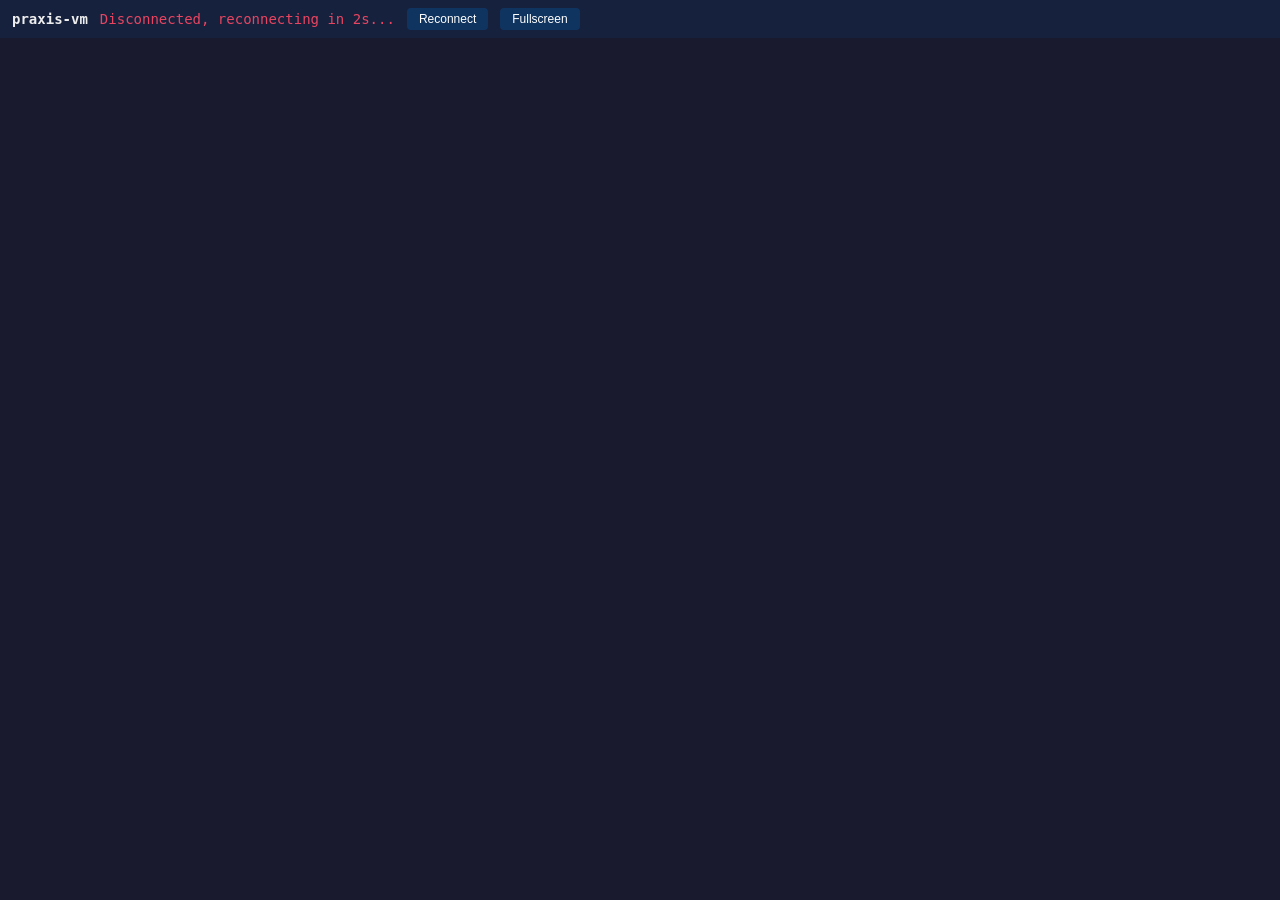
<file: plugins/vm/ui/vnc.html>
<!DOCTYPE html>
<html>
<head>
<meta charset="utf-8">
<title>Praxis VNC</title>
<style>
  body { margin:0; background:#1a1a2e; display:flex; flex-direction:column; height:100vh; font-family:monospace; }
  #toolbar { padding:8px 12px; background:#16213e; display:flex; align-items:center; gap:12px; }
  #status { color:#e94560; font-size:14px; }
  #status.connected { color:#4ecca3; }
  #vm-name { color:#eee; font-size:14px; font-weight:bold; }
  #screen { flex:1; display:flex; align-items:center; justify-content:center; }
  canvas { max-width:100%; max-height:100%; }
  .btn { padding:4px 12px; background:#0f3460; color:white; border:none; border-radius:4px; cursor:pointer; font-size:12px; }
  .btn:hover { background:#e94560; }
</style>
</head>
<body>
<div id="toolbar">
  <span id="vm-name"></span>
  <span id="status">Connecting...</span>
  <button class="btn" onclick="location.reload()">Reconnect</button>
  <button class="btn" onclick="toggleFullscreen()">Fullscreen</button>
</div>
<div id="screen"></div>
<script type="module">
  import RFB from '/plugins/vm/novnc/core/rfb.js';
  const screen = document.getElementById('screen');
  const status = document.getElementById('status');
  const wsProto = location.protocol === 'https:' ? 'wss:' : 'ws:';
  const params = new URLSearchParams(location.search);
  const token = params.get('token') || localStorage.getItem('praxis_token') || '';
  const vmName = params.get('vm') || 'praxis-vm';
  document.getElementById('vm-name').textContent = vmName;
  document.title = `Praxis VNC - ${vmName}`;
  const wsUrl = `${wsProto}//${location.host}/api/plugins/vm/vnc/ws?token=${encodeURIComponent(token)}&vm=${encodeURIComponent(vmName)}`;

  let currentRFB = null;
  function connectRFB() {
    if (currentRFB && currentRFB._rfb_connection_state === 'connected') return;
    currentRFB = new RFB(screen, wsUrl, { shared: true, credentials: {} });
    currentRFB.scaleViewport = true;
    currentRFB.resizeSession = false;
    currentRFB.addEventListener('connect', () => {
      status.textContent = 'Connected';
      status.className = 'connected';
    });
    currentRFB.addEventListener('disconnect', (e) => {
      if (e.detail.clean) { status.textContent = 'Disconnected cleanly'; }
      else {
        status.textContent = 'Disconnected, reconnecting in 2s...';
        status.className = '';
        setTimeout(connectRFB, 2000);
      }
    });
  }
  connectRFB();

  document.addEventListener('visibilitychange', () => {
    if (document.visibilityState === 'visible') connectRFB();
  });

  window.toggleFullscreen = function() {
    const el = document.getElementById('screen');
    if (document.fullscreenElement) {
      document.exitFullscreen();
    } else {
      el.requestFullscreen();
    }
  };
</script>
</body>
</html>
</file>
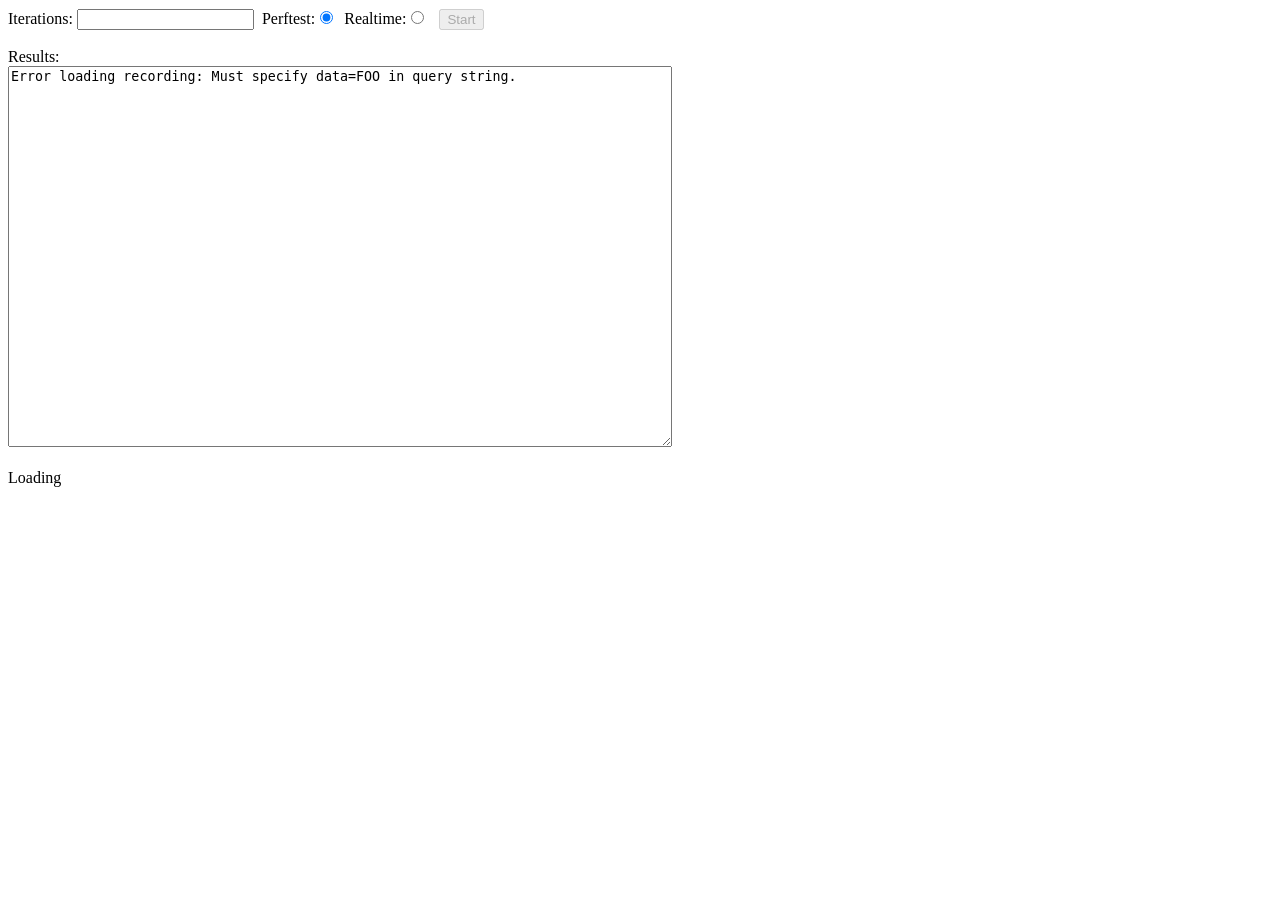
<file: static/novnc/tests/vnc_playback.html>
<!DOCTYPE html>
<html lang="en">
    <head>
        <title>VNC Playback</title>
        <script type="module" src="./playback-ui.js"></script>
    </head>
    <body>

        Iterations: <input id='iterations'>&nbsp;
        Perftest:<input type='radio' id='mode1' name='mode' checked>&nbsp;
        Realtime:<input type='radio' id='mode2' name='mode'>&nbsp;&nbsp;

        <input id='startButton' type='button' value='Start' disabled>&nbsp;

        <br><br>

        Results:<br>
        <textarea id="messages" cols=80 rows=25></textarea>

        <br><br>

        <div id="VNC_screen">
            <div id="VNC_status">Loading</div>
        </div>
    </body>
</html>
</file>
<file: homepage/style.css>
:root { color-scheme: light; --paper: #f5f4ee; --ink: #142724; --muted: #52645e; --green: #23594d; --line: #c8cec5; --gold: #c58938; --surface: #eceee6; --mono: 'SFMono-Regular', Consolas, 'Liberation Mono', monospace; }
* { box-sizing: border-box; }
html { scroll-behavior: smooth; scroll-padding-top: 24px; }
body { margin: 0; color: var(--ink); background: var(--paper); font-family: -apple-system, BlinkMacSystemFont, 'Segoe UI', sans-serif; line-height: 1.6; -webkit-font-smoothing: antialiased; }
button, input { font: inherit; }
a { color: inherit; text-underline-offset: 5px; }
a:focus-visible, button:focus-visible { outline: 3px solid var(--green); outline-offset: 5px; }
button { cursor: pointer; }
img { display: block; max-width: 100%; }
p, h1, h2, h3 { margin: 0; }
code, pre { font-family: var(--mono); }
code { font-size: .87em; }
pre { margin: 0; overflow-x: auto; }
.wrap { max-width: 1240px; margin-inline: auto; padding-inline: 48px; }
.skip-link { position: fixed; z-index: 10; top: -100px; left: 16px; padding: 10px 18px; background: var(--green); color: white; }
.skip-link:focus { top: 12px; }
.sr-only { position: absolute; width: 1px; height: 1px; overflow: hidden; clip-path: inset(50%); white-space: nowrap; }
.masthead { min-height: 102px; display: flex; align-items: center; justify-content: space-between; gap: 24px; }
.wordmark { display: inline-flex; align-items: center; gap: 12px; font-size: 26px; font-weight: 650; letter-spacing: -.8px; text-decoration: none; flex-shrink: 0; }
.masthead nav { display: flex; align-items: center; gap: 30px; font-size: 14px; font-weight: 550; }
.masthead nav a { text-decoration: none; padding-block: 10px; }
.masthead nav a:hover { color: var(--green); text-decoration: underline; }
.source-link { margin-left: 14px; }
.source-link span { margin-left: 5px; }
.menu-toggle { display: none; }
.hero { padding-top: 62px; padding-bottom: 72px; display: grid; grid-template-columns: minmax(0, 1.26fr) minmax(0, 1fr); gap: 58px; align-items: center; }
.eyebrow, .small-label { font-family: var(--mono); font-size: 11px; font-weight: 500; letter-spacing: 1.1px; text-transform: uppercase; }
.eyebrow { color: var(--green); }
.signal { display: inline-block; width: 8px; height: 8px; margin-right: 9px; background: var(--gold); }
h1, h2 { font-family: Georgia, 'Times New Roman', serif; font-weight: 400; letter-spacing: -2.4px; line-height: 1.08; }
h1 { font-size: clamp(48px, 4.7vw, 64px); margin-block: 24px; }
h1 em { font-weight: 400; color: var(--green); }
.hero-description { max-width: 480px; font-size: 17px; color: var(--muted); line-height: 1.75; }
.actions { margin-top: 30px; display: flex; flex-wrap: wrap; align-items: center; gap: 23px; }
.button { display: inline-flex; justify-content: space-between; align-items: center; gap: 28px; padding: 13px 21px; font-size: 14px; font-weight: 600; text-decoration: none; }
.primary { background: var(--green); color: var(--paper); }
.primary:hover { background: var(--ink); }
.text-link { font-size: 13px; font-weight: 600; text-decoration: none; border-bottom: 1px solid var(--line); padding-bottom: 3px; display: inline-block; }
.text-link:hover { border-color: var(--green); }
.text-link span { margin-left: 8px; }
.hero-note { color: var(--muted); font-size: 12px; margin-top: 26px; }
.execution-sheet { border: 1px solid #b9c3b7; padding: 24px 27px; background: #fffef9; position: relative; box-shadow: 7px 7px 0 var(--surface); }
.execution-sheet::before { content: ''; position: absolute; top: -1px; left: -1px; width: 46px; height: 3px; background: var(--gold); }
.sheet-heading { display: flex; flex-wrap: wrap; gap: 7px 12px; justify-content: space-between; align-items: center; }
.sheet-heading .eyebrow { font-size: 9px; letter-spacing: .5px; }
.example-label { color: var(--muted); font-size: 10px; }
.sheet-task { padding-block: 27px 22px; }
.sheet-task .small-label { font-size: 9px; color: var(--muted); }
.sheet-task h2 { margin-top: 9px; font-size: 31px; letter-spacing: -.8px; line-height: 1.15; }
.execution-list { list-style: none; padding: 0; margin: 0; }
.execution-list li { display: flex; align-items: center; gap: 13px; border-top: 1px solid var(--line); padding: 17px 0; }
.step-index { font-family: var(--mono); font-size: 10px; color: var(--muted); align-self: flex-start; margin-top: 3px; }
.execution-list li div { flex: 1; min-width: 0; }
.execution-list strong { display: block; font-size: 13px; font-weight: 600; }
.execution-list li div span { display: block; color: var(--muted); font-size: 11px; margin-top: 2px; }
.execution-list li > code { font-size: 11px; color: var(--green); white-space: nowrap; padding-left: 8px; }
.receipt { display: flex; gap: 12px; align-items: center; margin-top: 8px; padding: 17px 15px; background: #e7eee5; border-left: 2px solid var(--green); }
.receipt-icon { font-size: 19px; color: var(--green); align-self: flex-start; }
.receipt strong { font-size: 12px; display: block; font-weight: 600; }
.receipt code { display: block; color: var(--green); font-size: 10px; line-height: 1.8; margin-top: 4px; }
.receipt-stamp { margin-left: auto; text-transform: uppercase; font-family: var(--mono); font-size: 8px; line-height: 1.6; letter-spacing: 1px; color: var(--green); border: 1px solid #a9b9a5; padding: 6px 8px; transform: rotate(-5deg); }
.sheet-footnote { margin-top: 16px; font-size: 10px; line-height: 1.7; color: var(--muted); }
.model-band { display: flex; flex-wrap: wrap; align-items: center; gap: 18px 35px; padding-block: 25px; position: relative; }
.model-band::before, .model-band::after { content: ''; position: absolute; left: 48px; right: 48px; height: 1px; background: var(--line); }
.model-band::before { top: 0; }.model-band::after { bottom: 0; }
.model-band .small-label { color: var(--muted); font-size: 9px; }
.model-band ul { display: flex; flex-wrap: wrap; gap: 12px 26px; padding: 0; margin: 0; list-style: none; flex: 1; justify-content: space-between; }
.model-band li { font-size: 13px; font-weight: 600; }
.section { padding-block: 92px; }
.section h2 { font-size: clamp(36px, 4vw, 47px); margin-top: 18px; letter-spacing: -1.5px; }
.section p:not(.eyebrow):not(.small-label) { color: var(--muted); }
.runtime-section { display: grid; grid-template-columns: 1fr 1fr; gap: 90px; }
.section-heading > p:last-child { max-width: 410px; margin-top: 24px; font-size: 15px; line-height: 1.8; }
.principles article { display: flex; gap: 25px; padding-block: 25px; border-top: 1px solid var(--line); }
.principles article:last-child { border-bottom: 1px solid var(--line); }
.principle-number { font-family: var(--mono); color: var(--green); font-size: 11px; margin-top: 4px; }
h3 { font-size: 19px; font-weight: 600; letter-spacing: -.3px; line-height: 1.3; }
.principles p { margin-top: 9px; font-size: 13px; line-height: 1.8; }
.workflow-section { background: var(--surface); border-block: 1px solid var(--line); }
.workflow-grid { display: grid; grid-template-columns: 1fr 1.15fr; gap: 85px; align-items: center; }
.workflow-copy p:not(.eyebrow) { margin-top: 23px; font-size: 14px; line-height: 1.85; max-width: 390px; }
.workflow-copy .text-link { margin-top: 27px; }
.code-sheet { background: var(--ink); color: #e8ede3; min-width: 0; border: 1px solid var(--ink); }
.code-heading { display: flex; flex-wrap: wrap; gap: 10px; justify-content: space-between; align-items: center; font-family: var(--mono); font-size: 10px; padding: 17px 22px; border-bottom: 1px solid #42544c; }
.code-heading span:last-child { color: #b3c3b8; font-size: 9px; }
.code-sheet pre { padding: 24px 22px 27px; font-size: 13px; line-height: 1.85; }
.code-muted { color: #a8bcae; }.code-key { color: #dfb16a; }
.instruction { display: flex; flex-wrap: wrap; align-items: center; gap: 8px 24px; padding: 17px 22px; background: #243d34; border-top: 1px solid #42544c; }
.instruction span { font-family: var(--mono); font-size: 9px; color: #b3c3b8; }
.instruction code { color: #e8ede3; font-size: 11px; }
.horizontal { display: flex; justify-content: space-between; gap: 40px; align-items: flex-end; }
.horizontal > p:last-child { max-width: 345px; margin-bottom: 4px; }
.interfaces { display: grid; grid-template-columns: repeat(3, minmax(0, 1fr)); margin-top: 42px; border-block: 1px solid var(--line); }
.interfaces article { padding: 27px 30px 29px; border-right: 1px solid var(--line); }
.interfaces article:first-child { padding-left: 0; }.interfaces article:last-child { border: 0; padding-right: 0; }
.interface-tag { font-family: var(--mono); color: var(--green); font-size: 9px; letter-spacing: .9px; text-transform: uppercase; }
.interfaces h3 { font-size: 25px; letter-spacing: -.8px; margin-top: 19px; font-weight: 500; }
.interfaces p { font-size: 13px; margin-top: 17px; min-height: 84px; }
.interface-address, .interfaces .text-link { display: inline-block; margin-top: 22px; font-size: 12px; }
.start-section { border-top: 1px solid var(--line); background: #eceee6; }
.start-grid { display: grid; grid-template-columns: .85fr 1.3fr; gap: 80px; }
.start-grid > div > p:not(.eyebrow) { max-width: 370px; margin-top: 23px; font-size: 14px; line-height: 1.8; }
.start-grid .text-link { margin-top: 25px; }
.setup-sheet { border: 1px solid #b7c2b2; background: var(--paper); min-width: 0; }
.setup-sheet .code-heading { border-bottom: 1px solid var(--line); }
.copy-button { background: transparent; color: var(--green); border: 1px solid var(--line); padding: 5px 10px; font-size: 10px; min-height: 32px; }
.copy-button:hover { background: var(--surface); border-color: var(--green); }
.setup-sheet pre { padding: 25px 22px; font-size: 13px; line-height: 2; }
.setup-note { border-top: 1px solid var(--line); padding: 20px 22px; }
.setup-note strong { font-size: 12px; font-weight: 600; }
.setup-note p { font-size: 11px; margin-top: 9px; line-height: 1.8; }
.workspace-note { display: flex; align-items: center; gap: 30px; padding-top: 30px; margin-top: 38px; position: relative; }
.workspace-note::before { content: ''; position: absolute; top: 0; left: 48px; right: 48px; height: 1px; background: var(--line); }
.workspace-note .small-label { flex-shrink: 0; color: var(--green); font-size: 9px; }
.workspace-note p { font-size: 12px; line-height: 1.9; }
.workspace-note > a { font-size: 11px; white-space: nowrap; }
.footer { display: flex; align-items: center; flex-wrap: wrap; gap: 22px 30px; padding-block: 36px; }
.footer .wordmark { font-size: 20px; gap: 9px; }.footer p { flex: 1; color: var(--muted); font-size: 12px; }
.footer > a:not(.wordmark) { font-size: 11px; text-decoration: none; }.footer > a:hover { text-decoration: underline; }
@media (min-width: 1240px) { .hero-copy h1 { font-size: 64px; } }
@media (max-width: 1040px) { .wrap { padding-inline: 32px; }.hero { gap: 32px; padding-top: 44px; }.hero h1 { font-size: 49px; }.hero-description { font-size: 15px; }.execution-sheet { padding: 23px; }.runtime-section { gap: 55px; }.workflow-grid { gap: 50px; }.model-band::before, .model-band::after, .workspace-note::before { left: 32px; right: 32px; }.model-band ul { justify-content: flex-start; }.start-grid { gap: 40px; }.actions { gap: 20px; } }
@media (max-width: 760px) {
  .wrap { padding-inline: 24px; }.masthead { min-height: 82px; position: relative; flex-wrap: wrap; padding-block: 16px; gap: 16px; }.wordmark { font-size: 24px; }
  .menu-toggle { display: inline-flex; gap: 13px; align-items: center; border: 1px solid var(--line); padding: 7px 12px; background: transparent; color: var(--ink); font-size: 12px; min-height: 38px; }
  .menu-toggle span { font-size: 18px; line-height: 1; }.menu-toggle[aria-expanded="true"] span { transform: rotate(45deg); }
  .masthead nav { display: none; width: 100%; flex-direction: column; align-items: stretch; gap: 0; border-top: 1px solid var(--line); padding-top: 8px; }.masthead nav.is-open { display: flex; }.masthead nav a { padding-block: 11px; }.source-link { margin-left: 0; }
  .hero { grid-template-columns: 1fr; gap: 40px; padding-top: 37px; padding-bottom: 49px; }.hero h1 { font-size: clamp(41px, 8.4vw, 58px); letter-spacing: -1.8px; margin-block: 21px; }.hero-description { max-width: 530px; font-size: 16px; }.hero-note { margin-top: 22px; }.execution-sheet { max-width: 540px; width: 100%; }.sheet-task h2 { font-size: 31px; }
  .model-band { gap: 14px; padding-block: 25px; }.model-band .small-label { flex-basis: 100%; }.model-band ul { gap: 12px 23px; }.model-band::before, .model-band::after, .workspace-note::before { left: 24px; right: 24px; }
  .section { padding-block: 60px; }.section h2 { font-size: 39px; }.runtime-section, .workflow-grid, .start-grid { grid-template-columns: 1fr; gap: 35px; }.section-heading > p:last-child { margin-top: 19px; max-width: 530px; }.principles article { gap: 23px; }.workflow-copy p:not(.eyebrow) { max-width: 530px; }.code-sheet pre, .setup-sheet pre { font-size: 12px; }
  .horizontal { display: block; }.horizontal > p:last-child { max-width: 530px; }.interfaces { grid-template-columns: 1fr; margin-top: 30px; }.interfaces article, .interfaces article:first-child, .interfaces article:last-child { padding: 27px 0; border-right: 0; border-bottom: 1px solid var(--line); }.interfaces article:last-child { border-bottom: 0; }.interfaces h3 { font-size: 24px; }.interfaces h3 br { display: none; }.interfaces p { min-height: 0; max-width: 530px; }.interface-address, .interfaces .text-link { margin-top: 15px; }
  .workspace-note { align-items: flex-start; flex-direction: column; gap: 12px; margin-top: 27px; padding-top: 25px; }.workspace-note code { overflow-wrap: anywhere; }.footer { gap: 18px 25px; padding-block: 29px; }.footer p { flex-basis: calc(100% - 145px); }.eyebrow { font-size: 10px; }
}
@media (prefers-reduced-motion: reduce) { html { scroll-behavior: auto; } }
</file>
<file: static/novnc/app/styles/base.css>
/*
 * noVNC base CSS
 * Copyright (C) 2019 The noVNC Authors
 * noVNC is licensed under the MPL 2.0 (see LICENSE.txt)
 * This file is licensed under the 2-Clause BSD license (see LICENSE.txt).
 */

/*
 * Z index layers:
 *
 * 0: Main screen
 * 10: Control bar
 * 50: Transition blocker
 * 60: Connection popups
 * 100: Status bar
 * ...
 * 1000: Javascript crash
 * ...
 * 10000: Max (used for polyfills)
 */

/*
 * State variables (set on :root):
 *
 * noVNC_loading: Page is still loading
 * noVNC_connecting: Connecting to server
 * noVNC_reconnecting: Re-establishing a connection
 * noVNC_connected: Connected to server (most common state)
 * noVNC_disconnecting: Disconnecting from server
 */

:root {
  font-family: sans-serif;
}

body {
  margin:0;
  padding:0;
  /*Background image with light grey curve.*/
  background-color:#494949;
  background-repeat:no-repeat;
  background-position:right bottom;
  height:100%;
  touch-action: none;
}

html {
  height:100%;
}

.noVNC_only_touch.noVNC_hidden {
  display: none;
}

.noVNC_disabled {
  color: rgb(128, 128, 128);
}

/* ----------------------------------------
 * Spinner
 * ----------------------------------------
 */

.noVNC_spinner {
  position: relative;
}
.noVNC_spinner, .noVNC_spinner::before, .noVNC_spinner::after {
  width: 10px;
  height: 10px;
  border-radius: 2px;
  box-shadow: -60px 10px 0 rgba(255, 255, 255, 0);
  animation: noVNC_spinner 1.0s linear infinite;
}
.noVNC_spinner::before {
  content: "";
  position: absolute;
  left: 0px;
  top: 0px;
  animation-delay: -0.1s;
}
.noVNC_spinner::after {
  content: "";
  position: absolute;
  top: 0px;
  left: 0px;
  animation-delay: 0.1s;
}
@keyframes noVNC_spinner {
  0% { box-shadow: -60px 10px 0 rgba(255, 255, 255, 0); width: 20px; }
  25% { box-shadow: 20px 10px 0 rgba(255, 255, 255, 1); width: 10px; }
  50% { box-shadow: 60px 10px 0 rgba(255, 255, 255, 0); width: 10px; }
}

/* ----------------------------------------
 * WebKit centering hacks
 * ----------------------------------------
 */

.noVNC_center {
  /*
   * This is a workaround because webkit misrenders transforms and
   * uses non-integer coordinates, resulting in blurry content.
   * Ideally we'd use "top: 50%; transform: translateY(-50%);" on
   * the objects instead.
   */
  display: flex;
  align-items: center;
  justify-content: center;
  position: fixed;
  top: 0;
  left: 0;
  width: 100%;
  height: 100%;
  pointer-events: none;
}
.noVNC_center > * {
  pointer-events: auto;
}
.noVNC_vcenter {
  display: flex !important;
  flex-direction: column;
  justify-content: center;
  position: fixed;
  top: 0;
  left: 0;
  height: 100%;
  margin: 0 !important;
  padding: 0 !important;
  pointer-events: none;
}
.noVNC_vcenter > * {
  pointer-events: auto;
}

/* ----------------------------------------
 * Layering
 * ----------------------------------------
 */

.noVNC_connect_layer {
  z-index: 60;
}

/* ----------------------------------------
 * Fallback error
 * ----------------------------------------
 */

#noVNC_fallback_error {
  z-index: 1000;
  visibility: hidden;
  /* Put a dark background in front of everything but the error,
     and don't let mouse events pass through */
  background: rgba(0, 0, 0, 0.8);
  pointer-events: all;
}
#noVNC_fallback_error.noVNC_open {
  visibility: visible;
}

#noVNC_fallback_error > div {
  max-width: calc(100vw - 30px - 30px);
  max-height: calc(100vh - 30px - 30px);
  overflow: auto;

  padding: 15px;

  transition: 0.5s ease-in-out;

  transform: translateY(-50px);
  opacity: 0;

  text-align: center;
  font-weight: bold;
  color: #fff;

  border-radius: 10px;
  box-shadow: 6px 6px 0px rgba(0, 0, 0, 0.5);
  background: rgba(200,55,55,0.8);
}
#noVNC_fallback_error.noVNC_open > div {
  transform: translateY(0);
  opacity: 1;
}

#noVNC_fallback_errormsg {
  font-weight: normal;
}

#noVNC_fallback_errormsg .noVNC_message {
  display: inline-block;
  text-align: left;
  font-family: monospace;
  white-space: pre-wrap;
}

#noVNC_fallback_error .noVNC_location {
  font-style: italic;
  font-size: 0.8em;
  color: rgba(255, 255, 255, 0.8);
}

#noVNC_fallback_error .noVNC_stack {
  padding: 10px;
  margin: 10px;
  font-size: 0.8em;
  text-align: left;
  font-family: monospace;
  white-space: pre;
  border: 1px solid rgba(0, 0, 0, 0.5);
  background: rgba(0, 0, 0, 0.2);
  overflow: auto;
}

/* ----------------------------------------
 * Control Bar
 * ----------------------------------------
 */

#noVNC_control_bar_anchor {
  /* The anchor is needed to get z-stacking to work */
  position: fixed;
  z-index: 10;

  transition: 0.5s ease-in-out;

  /* Edge misrenders animations wihthout this */
  transform: translateX(0);
}
:root.noVNC_connected #noVNC_control_bar_anchor.noVNC_idle {
  opacity: 0.8;
}
#noVNC_control_bar_anchor.noVNC_right {
  left: auto;
  right: 0;
}

#noVNC_control_bar {
  position: relative;
  left: -100%;

  transition: 0.5s ease-in-out;

  background-color: rgb(110, 132, 163);
  border-radius: 0 10px 10px 0;

  user-select: none;
  -webkit-user-select: none;
  -webkit-touch-callout: none; /* Disable iOS image long-press popup */
}
#noVNC_control_bar.noVNC_open {
  box-shadow: 6px 6px 0px rgba(0, 0, 0, 0.5);
  left: 0;
}
#noVNC_control_bar::before {
  /* This extra element is to get a proper shadow */
  content: "";
  position: absolute;
  z-index: -1;
  height: 100%;
  width: 30px;
  left: -30px;
  transition: box-shadow 0.5s ease-in-out;
}
#noVNC_control_bar.noVNC_open::before {
  box-shadow: 6px 6px 0px rgba(0, 0, 0, 0.5);
}
.noVNC_right #noVNC_control_bar {
  left: 100%;
  border-radius: 10px 0 0 10px;
}
.noVNC_right #noVNC_control_bar.noVNC_open {
  left: 0;
}
.noVNC_right #noVNC_control_bar::before {
  visibility: hidden;
}

#noVNC_control_bar_handle {
  position: absolute;
  left: -15px;
  top: 0;
  transform: translateY(35px);
  width: calc(100% + 30px);
  height: 50px;
  z-index: -1;
  cursor: pointer;
  border-radius: 5px;
  background-color: rgb(83, 99, 122);
  background-image: url("../images/handle_bg.svg");
  background-repeat: no-repeat;
  background-position: right;
  box-shadow: 3px 3px 0px rgba(0, 0, 0, 0.5);
}
#noVNC_control_bar_handle:after {
  content: "";
  transition: transform 0.5s ease-in-out;
  background: url("../images/handle.svg");
  position: absolute;
  top: 22px; /* (50px-6px)/2 */
  right: 5px;
  width: 5px;
  height: 6px;
}
#noVNC_control_bar.noVNC_open #noVNC_control_bar_handle:after {
  transform: translateX(1px) rotate(180deg);
}
:root:not(.noVNC_connected) #noVNC_control_bar_handle {
  display: none;
}
.noVNC_right #noVNC_control_bar_handle {
  background-position: left;
}
.noVNC_right #noVNC_control_bar_handle:after {
  left: 5px;
  right: 0;
  transform: translateX(1px) rotate(180deg);
}
.noVNC_right #noVNC_control_bar.noVNC_open #noVNC_control_bar_handle:after {
  transform: none;
}
/* Larger touch area for the handle, used when a touch screen is available */
#noVNC_control_bar_handle div {
  position: absolute;
  right: -35px;
  top: 0;
  width: 50px;
  height: 100%;
  display: none;
}
@media (any-pointer: coarse) {
  #noVNC_control_bar_handle div {
    display: initial;
  }
}
.noVNC_right #noVNC_control_bar_handle div {
  left: -35px;
  right: auto;
}

#noVNC_control_bar > .noVNC_scroll {
  max-height: 100vh; /* Chrome is buggy with 100% */
  overflow-x: hidden;
  overflow-y: auto;
  padding: 0 10px;
}

#noVNC_control_bar > .noVNC_scroll > * {
  display: block;
  margin: 10px auto;
}

/* Control bar hint */
#noVNC_hint_anchor {
  position: fixed;
  right: -50px;
  left: auto;
}
#noVNC_control_bar_anchor.noVNC_right + #noVNC_hint_anchor {
  left: -50px;
  right: auto;
}
#noVNC_control_bar_hint {
  position: relative;
  transform: scale(0);
  width: 100px;
  height: 50%;
  max-height: 600px;

  visibility: hidden;
  opacity: 0;
  transition: 0.2s ease-in-out;
  background: transparent;
  box-shadow: 0 0 10px black, inset 0 0 10px 10px rgba(110, 132, 163, 0.8);
  border-radius: 10px;
  transition-delay: 0s;
}
#noVNC_control_bar_hint.noVNC_active {
  visibility: visible;
  opacity: 1;
  transition-delay: 0.2s;
  transform: scale(1);
}
#noVNC_control_bar_hint.noVNC_notransition {
  transition: none !important;
}

/* Control bar buttons */
#noVNC_control_bar .noVNC_button {
  padding: 4px 4px;
  vertical-align: middle;
  border:1px solid rgba(255, 255, 255, 0.2);
  border-radius: 6px;
  background-color: transparent;
  background-image: unset; /* we don't want the gradiant from input.css */
}
#noVNC_control_bar .noVNC_button.noVNC_selected {
  border-color: rgba(0, 0, 0, 0.8);
  background-color: rgba(0, 0, 0, 0.5);
}
#noVNC_control_bar .noVNC_button.noVNC_selected:not(:disabled):hover {
  border-color: rgba(0, 0, 0, 0.4);
  background-color: rgba(0, 0, 0, 0.2);
}
#noVNC_control_bar .noVNC_button:not(:disabled):hover {
  background-color: rgba(255, 255, 255, 0.2);
}
#noVNC_control_bar .noVNC_button:not(:disabled):active {
  padding-top: 5px;
  padding-bottom: 3px;
}
#noVNC_control_bar .noVNC_button.noVNC_hidden {
  display: none !important;
}

/* Android browsers don't properly update hover state if touch events are
 * intercepted, like they are when clicking on the remote screen. */
@media (any-pointer: coarse) {
  #noVNC_control_bar .noVNC_button:not(:disabled):hover {
    background-color: transparent;
  }
  #noVNC_control_bar .noVNC_button.noVNC_selected:not(:disabled):hover {
    border-color: rgba(0, 0, 0, 0.8);
    background-color: rgba(0, 0, 0, 0.5);
  }
}


/* Panels */
.noVNC_panel {
  transform: translateX(25px);

  transition: 0.5s ease-in-out;

  box-sizing: border-box; /* so max-width don't have to care about padding */
  max-width: calc(100vw - 75px - 25px); /* minus left and right margins */
  max-height: 100vh; /* Chrome is buggy with 100% */
  overflow-x: hidden;
  overflow-y: auto;

  visibility: hidden;
  opacity: 0;

  padding: 15px;

  background: #fff;
  border-radius: 10px;
  color: #000;
  border: 2px solid #E0E0E0;
  box-shadow: 6px 6px 0px rgba(0, 0, 0, 0.5);
}
.noVNC_panel.noVNC_open {
  visibility: visible;
  opacity: 1;
  transform: translateX(75px);
}
.noVNC_right .noVNC_vcenter {
  left: auto;
  right: 0;
}
.noVNC_right .noVNC_panel {
  transform: translateX(-25px);
}
.noVNC_right .noVNC_panel.noVNC_open {
  transform: translateX(-75px);
}

.noVNC_panel > * {
  display: block;
  margin: 10px auto;
}
.noVNC_panel > *:first-child {
  margin-top: 0 !important;
}
.noVNC_panel > *:last-child {
  margin-bottom: 0 !important;
}

.noVNC_panel hr {
  border: none;
  border-top: 1px solid rgb(192, 192, 192);
}

.noVNC_panel label {
  display: block;
  white-space: nowrap;
  margin: 5px;
}

.noVNC_panel li {
  margin: 5px;
}

.noVNC_panel .noVNC_heading {
  background-color: rgb(110, 132, 163);
  border-radius: 5px;
  padding: 5px;
  /* Compensate for padding in image */
  padding-right: 8px;
  color: white;
  font-size: 20px;
  white-space: nowrap;
}
.noVNC_panel .noVNC_heading img {
  vertical-align: bottom;
}

.noVNC_submit {
  float: right;
}

/* Expanders */
.noVNC_expander {
  cursor: pointer;
}
.noVNC_expander::before {
  content: url("../images/expander.svg");
  display: inline-block;
  margin-right: 5px;
  transition: 0.2s ease-in-out;
}
.noVNC_expander.noVNC_open::before {
  transform: rotateZ(90deg);
}
.noVNC_expander ~ * {
  margin: 5px;
  margin-left: 10px;
  padding: 5px;
  background: rgba(0, 0, 0, 0.05);
  border-radius: 5px;
}
.noVNC_expander:not(.noVNC_open) ~ * {
  display: none;
}

/* Control bar content */

#noVNC_control_bar .noVNC_logo {
  font-size: 13px;
}

.noVNC_logo + hr {
    /* Remove all but top border */
    border: none;
    border-top: 1px solid rgba(255, 255, 255, 0.2);
}

:root:not(.noVNC_connected) #noVNC_view_drag_button {
  display: none;
}

/* noVNC Touch Device only buttons */
:root:not(.noVNC_connected) #noVNC_mobile_buttons {
  display: none;
}
@media not all and (any-pointer: coarse) {
  /* FIXME: The button for the virtual keyboard is the only button in this
            group of "mobile buttons". It is bad to assume that no touch
            devices have physical keyboards available. Hopefully we can get
            a media query for this:
            https://github.com/w3c/csswg-drafts/issues/3871 */
  :root.noVNC_connected #noVNC_mobile_buttons {
    display: none;
  }
}

/* Extra manual keys */
:root:not(.noVNC_connected) #noVNC_toggle_extra_keys_button {
  display: none;
}

#noVNC_modifiers {
  background-color: rgb(92, 92, 92);
  border: none;
  padding: 10px;
}

/* Shutdown/Reboot */
:root:not(.noVNC_connected) #noVNC_power_button {
  display: none;
}
#noVNC_power {
}
#noVNC_power_buttons {
  display: none;
}

#noVNC_power input[type=button] {
  width: 100%;
}

/* Clipboard */
:root:not(.noVNC_connected) #noVNC_clipboard_button {
  display: none;
}
#noVNC_clipboard_text {
  width: 360px;
  min-width: 150px;
  height: 160px;
  min-height: 70px;

  box-sizing: border-box;
  max-width: 100%;
  /* minus approximate height of title, height of subtitle, and margin */
  max-height: calc(100vh - 10em - 25px);
}

/* Settings */
#noVNC_settings {
}
#noVNC_settings ul {
  list-style: none;
  padding: 0px;
}
#noVNC_setting_port {
  width: 80px;
}
#noVNC_setting_path {
  width: 100px;
}

/* Version */

.noVNC_version_wrapper {
  font-size: small;
}

.noVNC_version {
  margin-left: 1rem;
}

/* Connection Controls */
:root:not(.noVNC_connected) #noVNC_disconnect_button {
  display: none;
}

/* ----------------------------------------
 * Status Dialog
 * ----------------------------------------
 */

#noVNC_status {
  position: fixed;
  top: 0;
  left: 0;
  width: 100%;
  z-index: 100;
  transform: translateY(-100%);

  cursor: pointer;

  transition: 0.5s ease-in-out;

  visibility: hidden;
  opacity: 0;

  padding: 5px;

  display: flex;
  flex-direction: row;
  justify-content: center;
  align-content: center;

  line-height: 1.6;
  word-wrap: break-word;
  color: #fff;

  border-bottom: 1px solid rgba(0, 0, 0, 0.9);
}
#noVNC_status.noVNC_open {
  transform: translateY(0);
  visibility: visible;
  opacity: 1;
}

#noVNC_status::before {
  content: "";
  display: inline-block;
  width: 25px;
  height: 25px;
  margin-right: 5px;
}

#noVNC_status.noVNC_status_normal {
  background: rgba(128,128,128,0.9);
}
#noVNC_status.noVNC_status_normal::before {
  content: url("../images/info.svg") " ";
}
#noVNC_status.noVNC_status_error {
  background: rgba(200,55,55,0.9);
}
#noVNC_status.noVNC_status_error::before {
  content: url("../images/error.svg") " ";
}
#noVNC_status.noVNC_status_warn {
  background: rgba(180,180,30,0.9);
}
#noVNC_status.noVNC_status_warn::before {
  content: url("../images/warning.svg") " ";
}

/* ----------------------------------------
 * Connect Dialog
 * ----------------------------------------
 */

#noVNC_connect_dlg {
  transition: 0.5s ease-in-out;

  transform: scale(0, 0);
  visibility: hidden;
  opacity: 0;
}
#noVNC_connect_dlg.noVNC_open {
  transform: scale(1, 1);
  visibility: visible;
  opacity: 1;
}
#noVNC_connect_dlg .noVNC_logo {
  transition: 0.5s ease-in-out;
  padding: 10px;
  margin-bottom: 10px;

  font-size: 80px;
  text-align: center;

  border-radius: 5px;
}
@media (max-width: 440px) {
  #noVNC_connect_dlg {
    max-width: calc(100vw - 100px);
  }
  #noVNC_connect_dlg .noVNC_logo {
    font-size: calc(25vw - 30px);
  }
}
#noVNC_connect_dlg div {
  padding: 12px;

  background-color: rgb(110, 132, 163);
  border-radius: 12px;
  text-align: center;
  font-size: 20px;

  box-shadow: 6px 6px 0px rgba(0, 0, 0, 0.5);
}
#noVNC_connect_button {
  width: 100%;
  padding: 5px 30px;

  cursor: pointer;

  border-color: rgb(83, 99, 122);
  border-radius: 5px;

  background: linear-gradient(to top, rgb(110, 132, 163), rgb(99, 119, 147));
  color: white;

  /* This avoids it jumping around when :active */
  vertical-align: middle;
}
#noVNC_connect_button:hover {
  background: linear-gradient(to top, rgb(110, 132, 163), rgb(105, 125, 155));
}

#noVNC_connect_button img {
  vertical-align: bottom;
  height: 1.3em;
}

/* ----------------------------------------
 * Server verification Dialog
 * ----------------------------------------
 */

#noVNC_verify_server_dlg {
  position: relative;

  transform: translateY(-50px);
}
#noVNC_verify_server_dlg.noVNC_open {
  transform: translateY(0);
}
#noVNC_fingerprint_block {
  margin: 10px;
}

/* ----------------------------------------
 * Password Dialog
 * ----------------------------------------
 */

#noVNC_credentials_dlg {
  position: relative;

  transform: translateY(-50px);
}
#noVNC_credentials_dlg.noVNC_open {
  transform: translateY(0);
}
#noVNC_username_block.noVNC_hidden,
#noVNC_password_block.noVNC_hidden {
  display: none;
}


/* ----------------------------------------
 * Main Area
 * ----------------------------------------
 */

/* Transition screen */
#noVNC_transition {
  transition: 0.5s ease-in-out;

  display: flex;
  opacity: 0;
  visibility: hidden;

  position: fixed;
  top: 0;
  left: 0;
  bottom: 0;
  right: 0;

  color: white;
  background: rgba(0, 0, 0, 0.5);
  z-index: 50;

  /*display: flex;*/
  align-items: center;
  justify-content: center;
  flex-direction: column;
}
:root.noVNC_loading #noVNC_transition,
:root.noVNC_connecting #noVNC_transition,
:root.noVNC_disconnecting #noVNC_transition,
:root.noVNC_reconnecting #noVNC_transition {
  opacity: 1;
  visibility: visible;
}
:root:not(.noVNC_reconnecting) #noVNC_cancel_reconnect_button {
  display: none;
}
#noVNC_transition_text {
  font-size: 1.5em;
}

/* Main container */
#noVNC_container {
  width: 100%;
  height: 100%;
  background-color: #313131;
  border-bottom-right-radius: 800px 600px;
  /*border-top-left-radius: 800px 600px;*/

  /* If selection isn't disabled, long-pressing stuff in the sidebar
     can accidentally select the container or the canvas. This can
     happen when attempting to move the handle. */
  user-select: none;
  -webkit-user-select: none;
}

#noVNC_keyboardinput {
  width: 1px;
  height: 1px;
  background-color: #fff;
  color: #fff;
  border: 0;
  position: absolute;
  left: -40px;
  z-index: -1;
  ime-mode: disabled;
}

/*Default noVNC logo.*/
/* From: http://fonts.googleapis.com/css?family=Orbitron:700 */
@font-face {
  font-family: 'Orbitron';
  font-style: normal;
  font-weight: 700;
  src: local('?'), url('Orbitron700.woff') format('woff'),
                   url('Orbitron700.ttf') format('truetype');
}

.noVNC_logo {
  color:yellow;
  font-family: 'Orbitron', 'OrbitronTTF', sans-serif;
  line-height: 0.9;
  text-shadow: 0.1em 0.1em 0 black;
}
.noVNC_logo span{
  color:green;
}

#noVNC_bell {
  display: none;
}

/* ----------------------------------------
 * Media sizing
 * ----------------------------------------
 */

@media screen and (max-width: 640px){
  #noVNC_logo {
    font-size: 150px;
  }
}

@media screen and (min-width: 321px) and (max-width: 480px) {
  #noVNC_logo {
    font-size: 110px;
  }
}

@media screen and (max-width: 320px) {
  #noVNC_logo {
    font-size: 90px;
  }
}
</file>
<file: static/novnc/app/styles/input.css>
/*
 * noVNC general input element CSS
 * Copyright (C) 2022 The noVNC Authors
 * noVNC is licensed under the MPL 2.0 (see LICENSE.txt)
 * This file is licensed under the 2-Clause BSD license (see LICENSE.txt).
 */

/*
 * Common for all inputs
 */
input, input::file-selector-button, button, select, textarea {
  /* Respect standard font settings */
  font: inherit;

  /* Disable default rendering */
  appearance: none;
  background: none;

  padding: 5px;
  border: 1px solid rgb(192, 192, 192);
  border-radius: 5px;
  color: black;
  --bg-gradient: linear-gradient(to top, rgb(255, 255, 255) 80%, rgb(240, 240, 240));
  background-image: var(--bg-gradient);
}

/*
 * Buttons
 */
input[type=button],
input[type=color],
input[type=image],
input[type=reset],
input[type=submit],
input::file-selector-button,
button,
select {
  border-bottom-width: 2px;

  /* This avoids it jumping around when :active */
  vertical-align: middle;
  margin-top: 0;

  padding-left: 20px;
  padding-right: 20px;

  /* Disable Chrome's touch tap highlight */
  -webkit-tap-highlight-color: transparent;
}

/*
 * Select dropdowns
 */
select {
  --select-arrow: url('data:image/svg+xml;utf8, \
      <svg width="8" height="6" version="1.1" viewBox="0 0 8 6" \
           xmlns="http://www.w3.org/2000/svg"> \
          <path d="m6.5 1.5 -2.5 3 -2.5 -3 5 0" stroke-width="3" \
                stroke="rgb(31,31,31)" fill="none" \
                stroke-linecap="round" stroke-linejoin="round" /> \
      </svg>');
  background-image: var(--select-arrow), var(--bg-gradient);
  background-position: calc(100% - 7px), left top;
  background-repeat: no-repeat;
  padding-right: calc(2*7px + 8px);
  padding-left: 7px;
}
/* FIXME: :active isn't set when the <select> is opened in Firefox:
          https://bugzilla.mozilla.org/show_bug.cgi?id=1805406 */
select:active {
  /* Rotated arrow */
  background-image: url('data:image/svg+xml;utf8, \
      <svg width="8" height="6" version="1.1" viewBox="0 0 8 6" \
           xmlns="http://www.w3.org/2000/svg" transform="rotate(180)" > \
          <path d="m6.5 1.5 -2.5 3 -2.5 -3 5 0" stroke-width="3" \
                stroke="rgb(31,31,31)" fill="none" \
                stroke-linecap="round" stroke-linejoin="round" /> \
      </svg>'), var(--bg-gradient);
}
option {
  color: black;
  background: white;
}

/*
 * Checkboxes
 */
input[type=checkbox] {
  display: inline-flex;
  justify-content: center;
  align-items: center;
  background-color: white;
  background-image: unset;
  border: 1px solid dimgrey;
  border-radius: 3px;
  width: 13px;
  height: 13px;
  padding: 0;
  margin-right: 6px;
  vertical-align: bottom;
  transition: 0.2s background-color linear;
}
input[type=checkbox]:checked {
  background-color: rgb(110, 132, 163);
  border-color: rgb(110, 132, 163);
}
input[type=checkbox]:checked::after {
  content: "";
  display: block; /* width & height doesn't work on inline elements */
  width: 3px;
  height: 7px;
  border: 1px solid white;
  border-width: 0 2px 2px 0;
  transform: rotate(40deg) translateY(-1px);
}

/*
 * Radiobuttons
 */
input[type=radio] {
  border-radius: 50%;
  border: 1px solid dimgrey;
  width: 12px;
  height: 12px;
  padding: 0;
  margin-right: 6px;
  transition: 0.2s border linear;
}
input[type=radio]:checked {
  border: 6px solid rgb(110, 132, 163);
}

/*
 * Range sliders
 */
input[type=range] {
  border: unset;
  border-radius: 3px;
  height: 20px;
  padding: 0;
  background: transparent;
}
/* -webkit-slider.. & -moz-range.. cant be in selector lists:
   https://bugs.chromium.org/p/chromium/issues/detail?id=1154623 */
input[type=range]::-webkit-slider-runnable-track {
  background-color: rgb(110, 132, 163);
  height: 6px;
  border-radius: 3px;
}
input[type=range]::-moz-range-track {
  background-color: rgb(110, 132, 163);
  height: 6px;
  border-radius: 3px;
}
input[type=range]::-webkit-slider-thumb {
  appearance: none;
  width: 18px;
  height: 20px;
  border-radius: 5px;
  background-color: white;
  border: 1px solid dimgray;
  margin-top: -7px;
}
input[type=range]::-moz-range-thumb {
  appearance: none;
  width: 18px;
  height: 20px;
  border-radius: 5px;
  background-color: white;
  border: 1px solid dimgray;
  margin-top: -7px;
}

/*
 * File choosers
 */
input[type=file] {
  background-image: none;
  border: none;
}
input::file-selector-button {
  margin-right: 6px;
}

/*
 * Hover
 */
input[type=button]:hover,
input[type=color]:hover,
input[type=image]:hover,
input[type=reset]:hover,
input[type=submit]:hover,
input::file-selector-button:hover,
button:hover {
  background-image: linear-gradient(to top, rgb(255, 255, 255), rgb(250, 250, 250));
}
select:hover {
  background-image: var(--select-arrow),
    linear-gradient(to top, rgb(255, 255, 255), rgb(250, 250, 250));
  background-position: calc(100% - 7px), left top;
  background-repeat: no-repeat;
}
@media (any-pointer: coarse) {
  /* We don't want a hover style after touch input */
  input[type=button]:hover,
  input[type=color]:hover,
  input[type=image]:hover,
  input[type=reset]:hover,
  input[type=submit]:hover,
  input::file-selector-button:hover,
  button:hover {
    background-image: var(--bg-gradient);
  }
  select:hover {
    background-image: var(--select-arrow), var(--bg-gradient);
  }
}

/*
 * Active (clicked)
 */
input[type=button]:active,
input[type=color]:active,
input[type=image]:active,
input[type=reset]:active,
input[type=submit]:active,
input::file-selector-button:active,
button:active,
select:active {
  border-bottom-width: 1px;
  margin-top: 1px;
}

/*
 * Focus (tab)
 */
input:focus-visible,
input:focus-visible::file-selector-button,
button:focus-visible,
select:focus-visible,
textarea:focus-visible {
  outline: 2px solid rgb(74, 144, 217);
  outline-offset: 1px;
}
input[type=file]:focus-visible {
  outline: none; /* We outline the button instead of the entire element */
}

/*
 * Disabled
 */
input:disabled,
input:disabled::file-selector-button,
button:disabled,
select:disabled,
textarea:disabled {
  opacity: 0.4;
}
input[type=button]:disabled,
input[type=color]:disabled,
input[type=image]:disabled,
input[type=reset]:disabled,
input[type=submit]:disabled,
input:disabled::file-selector-button,
button:disabled,
select:disabled {
  background-image: var(--bg-gradient);
  border-bottom-width: 2px;
  margin-top: 0;
}
input[type=file]:disabled {
  background-image: none;
}
select:disabled {
  background-image: var(--select-arrow), var(--bg-gradient);
}
input[type=image]:disabled {
  /* See Firefox bug:
     https://bugzilla.mozilla.org/show_bug.cgi?id=1798304 */
  cursor: default;
}
</file>
